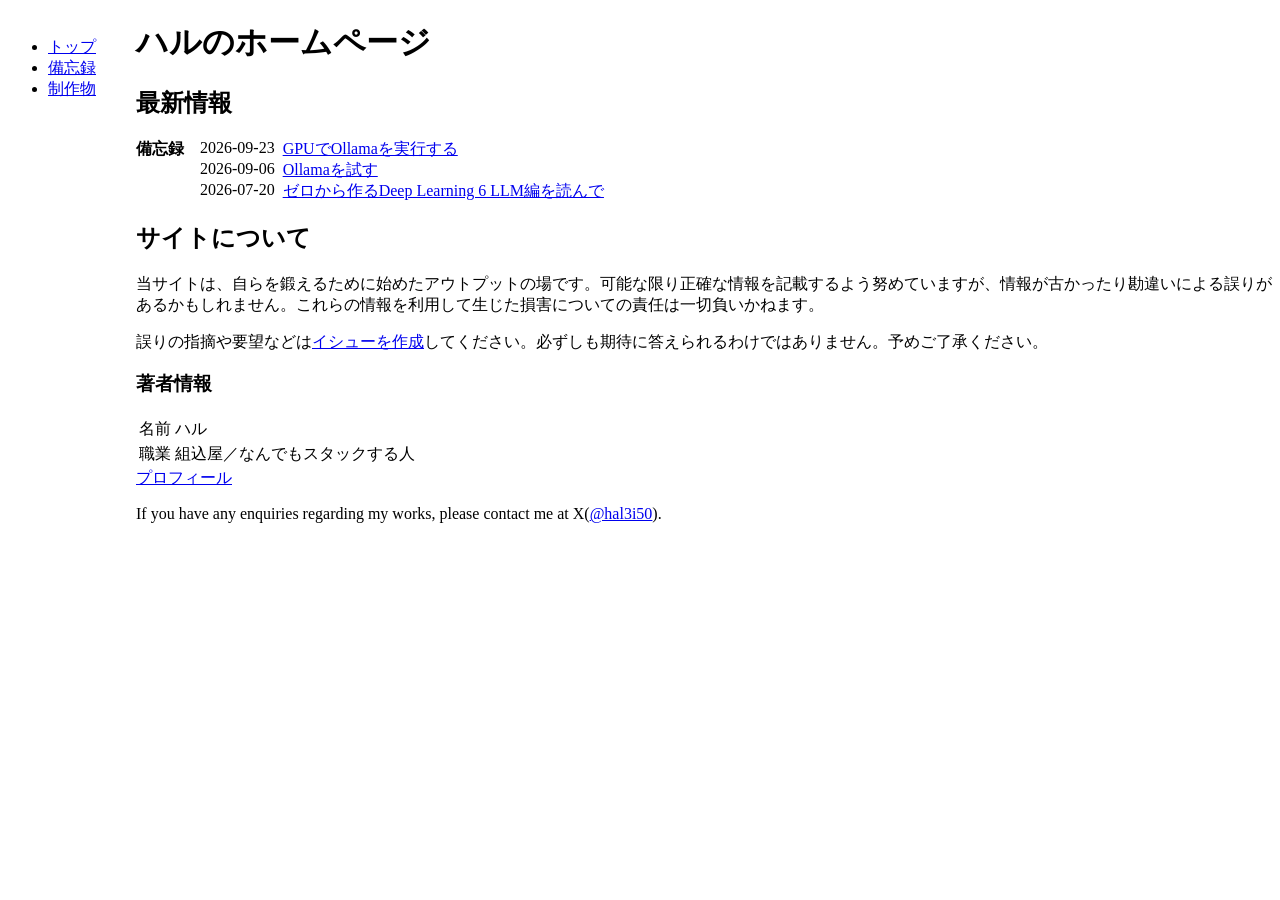
<file: index.html>
<!doctype html>
<html>
<head>
<meta charset="utf-8">
<title>ハルのホームページ</title>
<link rel="stylesheet" href="/assets/css/styles.css">
</head>
<body">
<div style="position: fixed; width: 128px;">
<nav>
<ul>

<li><a href="/">トップ</a>

<li><a href="/blog.html">備忘録</a>

<li><a href="/make.html">制作物</a>

</ul>
</nav>
</div>
<div style="padding-left: 128px;">
<h1>ハルのホームページ</h1>
<h2>最新情報</h2>
<div style="display: flex;">
<div style="font-weight: bold; margin-right: 1em;">備忘録</div>
<div style="display: grid; grid-template-columns: auto auto;">

<div style="margin-right: 0.5em;">2026-09-23</div><div><a href="/2026/09/23/run-ollama-on-gpu.html">GPUでOllamaを実行する</a></div>

<div style="margin-right: 0.5em;">2026-09-06</div><div><a href="/2026/09/06/ollama.html">Ollamaを試す</a></div>

<div style="margin-right: 0.5em;">2026-07-20</div><div><a href="/2026/07/20/learn-deeplearning6-llm.html">ゼロから作るDeep Learning 6 LLM編を読んで</a></div>

</div>
</div>
<h2>サイトについて</h2>
<p>当サイトは、自らを鍛えるために始めたアウトプットの場です。可能な限り正確な情報を記載するよう努めていますが、情報が古かったり勘違いによる誤りがあるかもしれません。これらの情報を利用して生じた損害についての責任は一切負いかねます。</p>
<p>誤りの指摘や要望などは<a href="https://github.com/hal3i/hal3i.github.io/issues">イシューを作成</a>してください。必ずしも期待に答えられるわけではありません。予めご了承ください。</p>
<h3>著者情報</h2>
<table>
<tr><td>名前</td><td>ハル</td></tr>
<tr><td>職業</td><td>組込屋／なんでもスタックする人</td></tr>
</table>
<a href="profile.html">プロフィール</a>
<p>
If you have any enquiries regarding my works, please contact me at X(<a href="https://x.com/hal3i50" target="_blank">@hal3i50</a>).
</p>
</div>
</body>
</html>
</file>
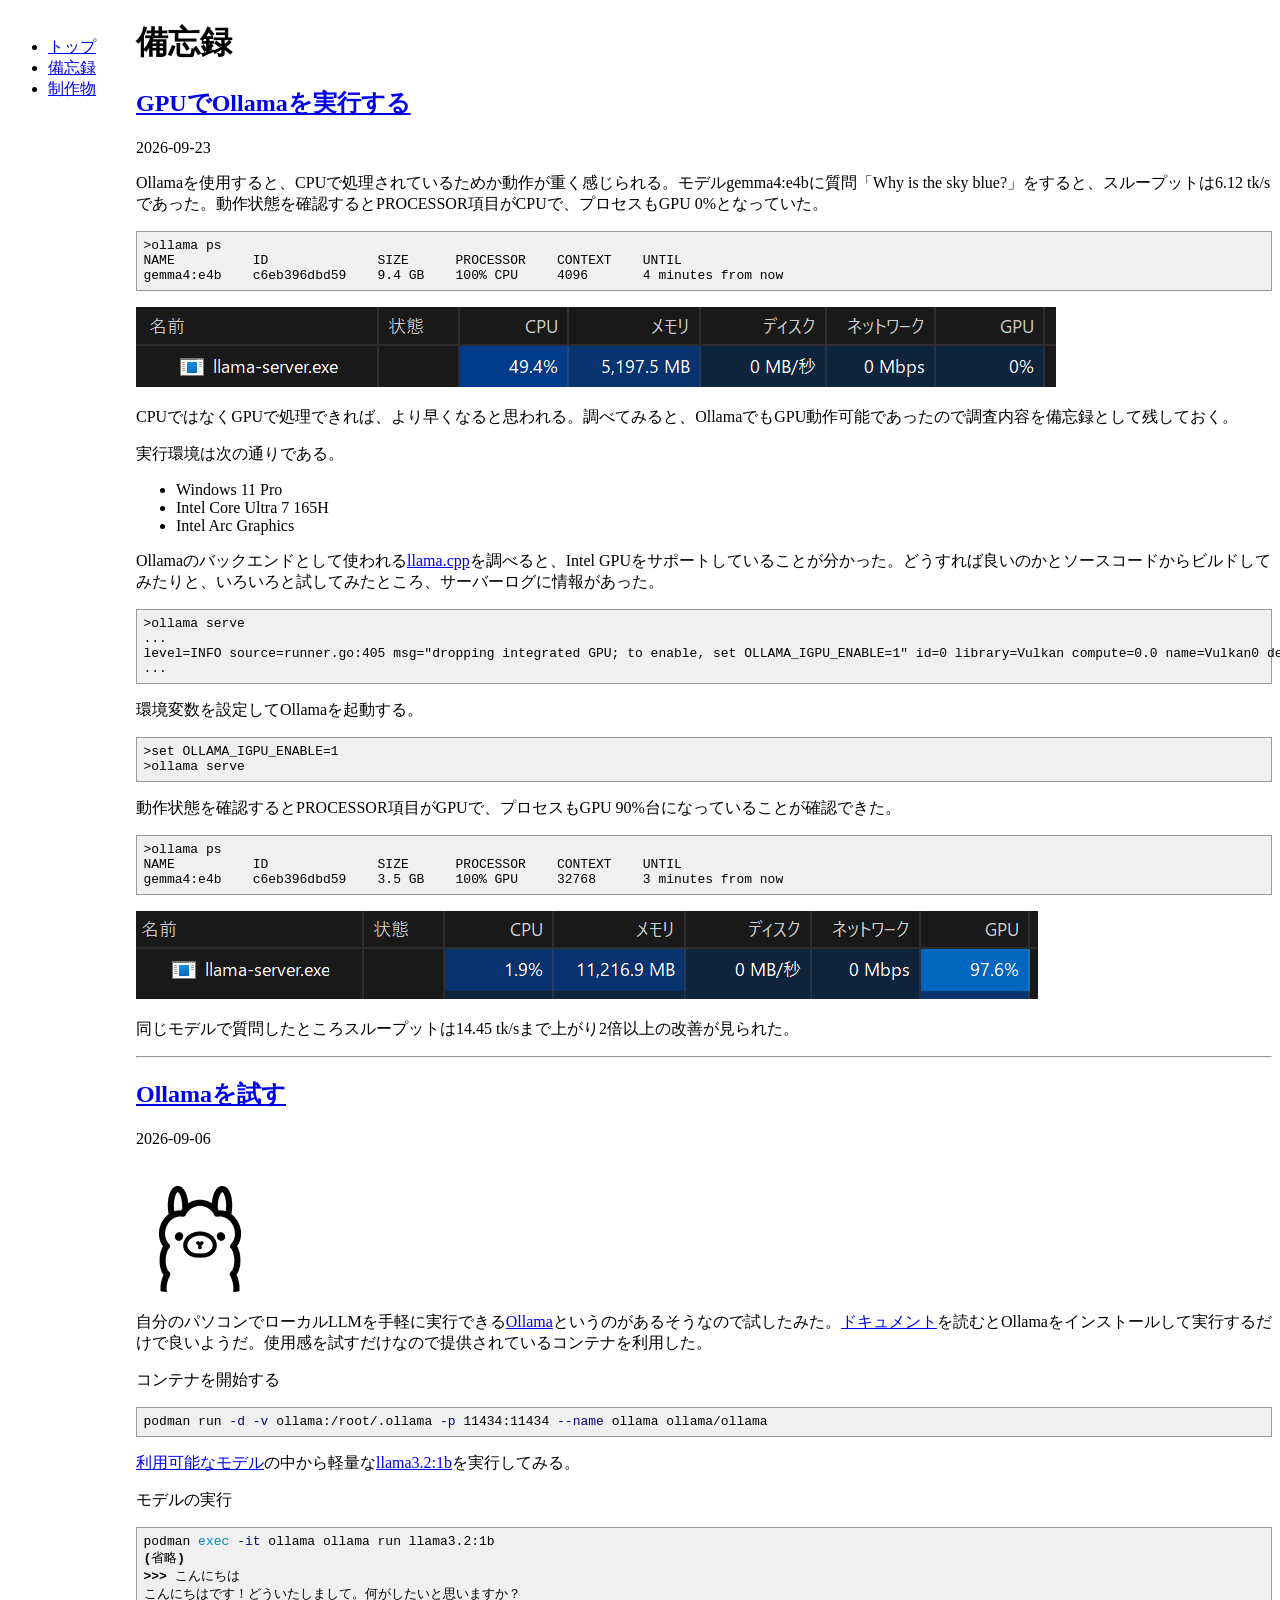
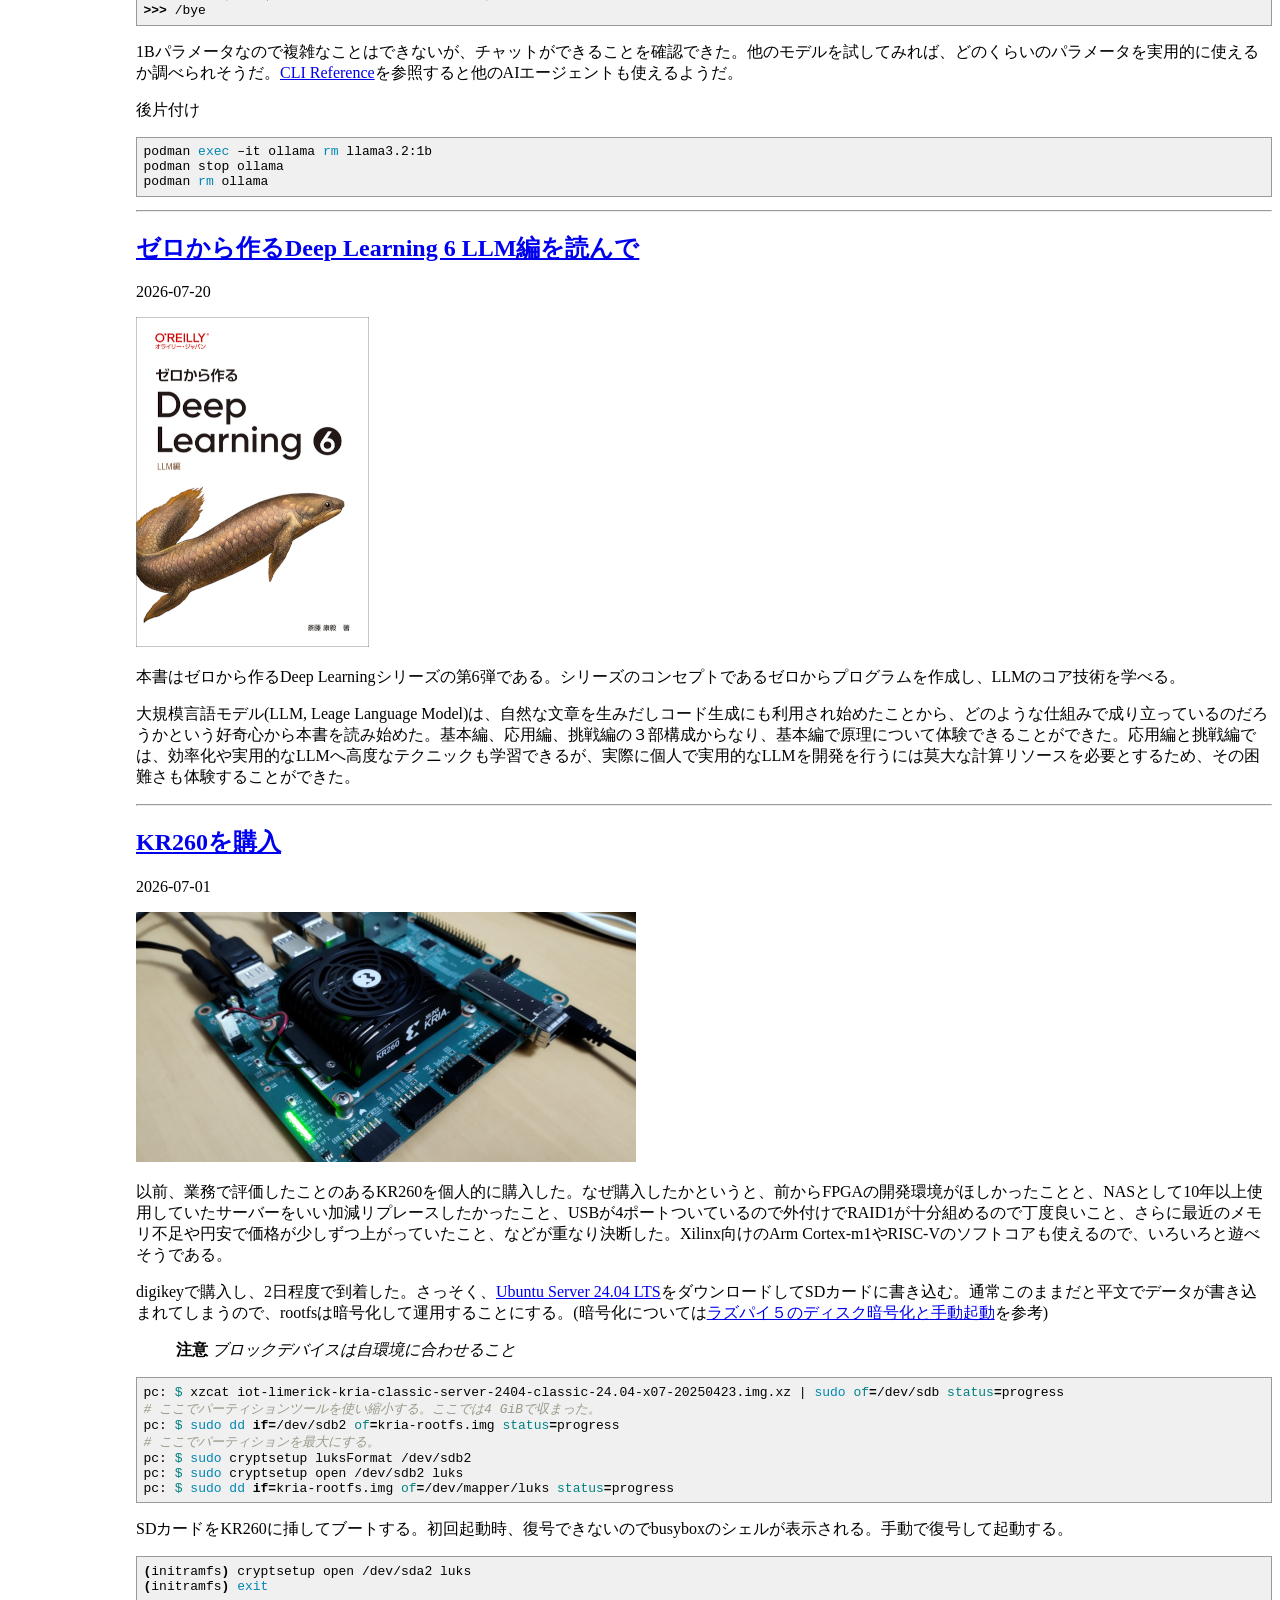
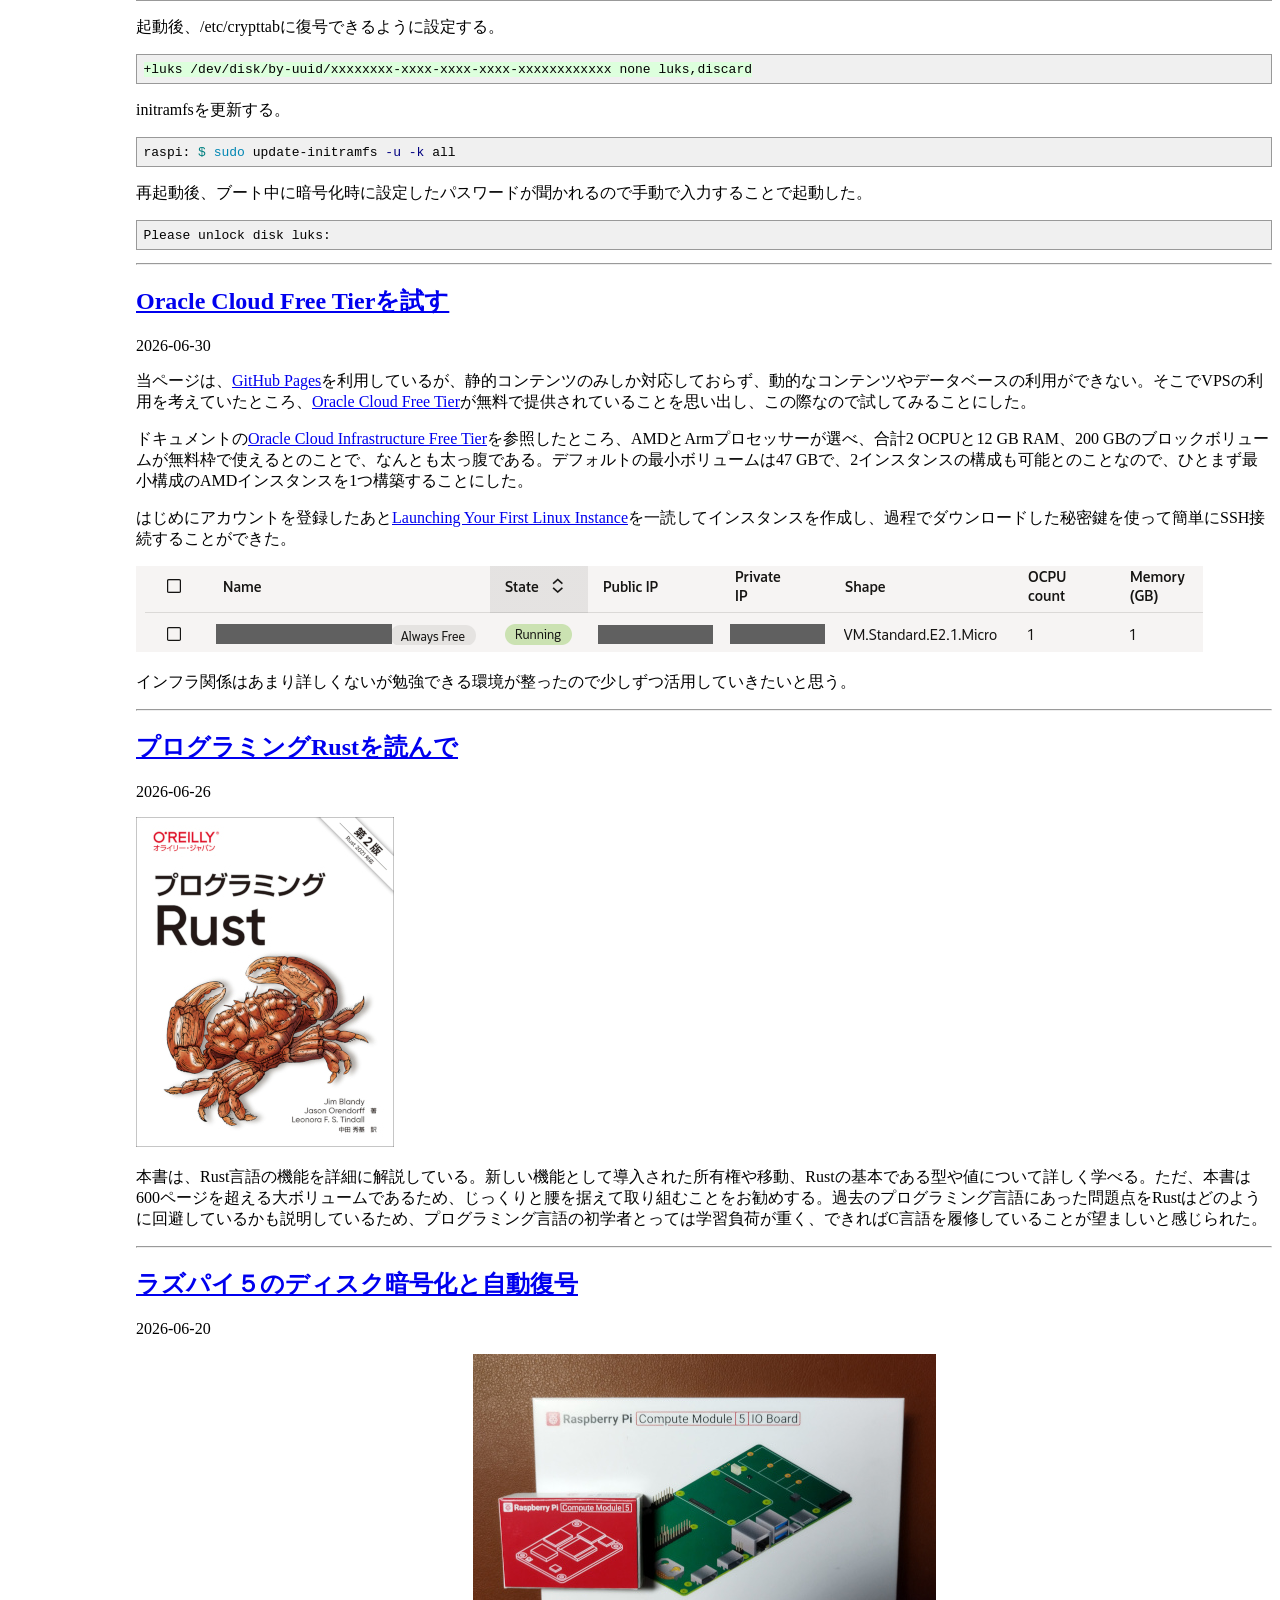
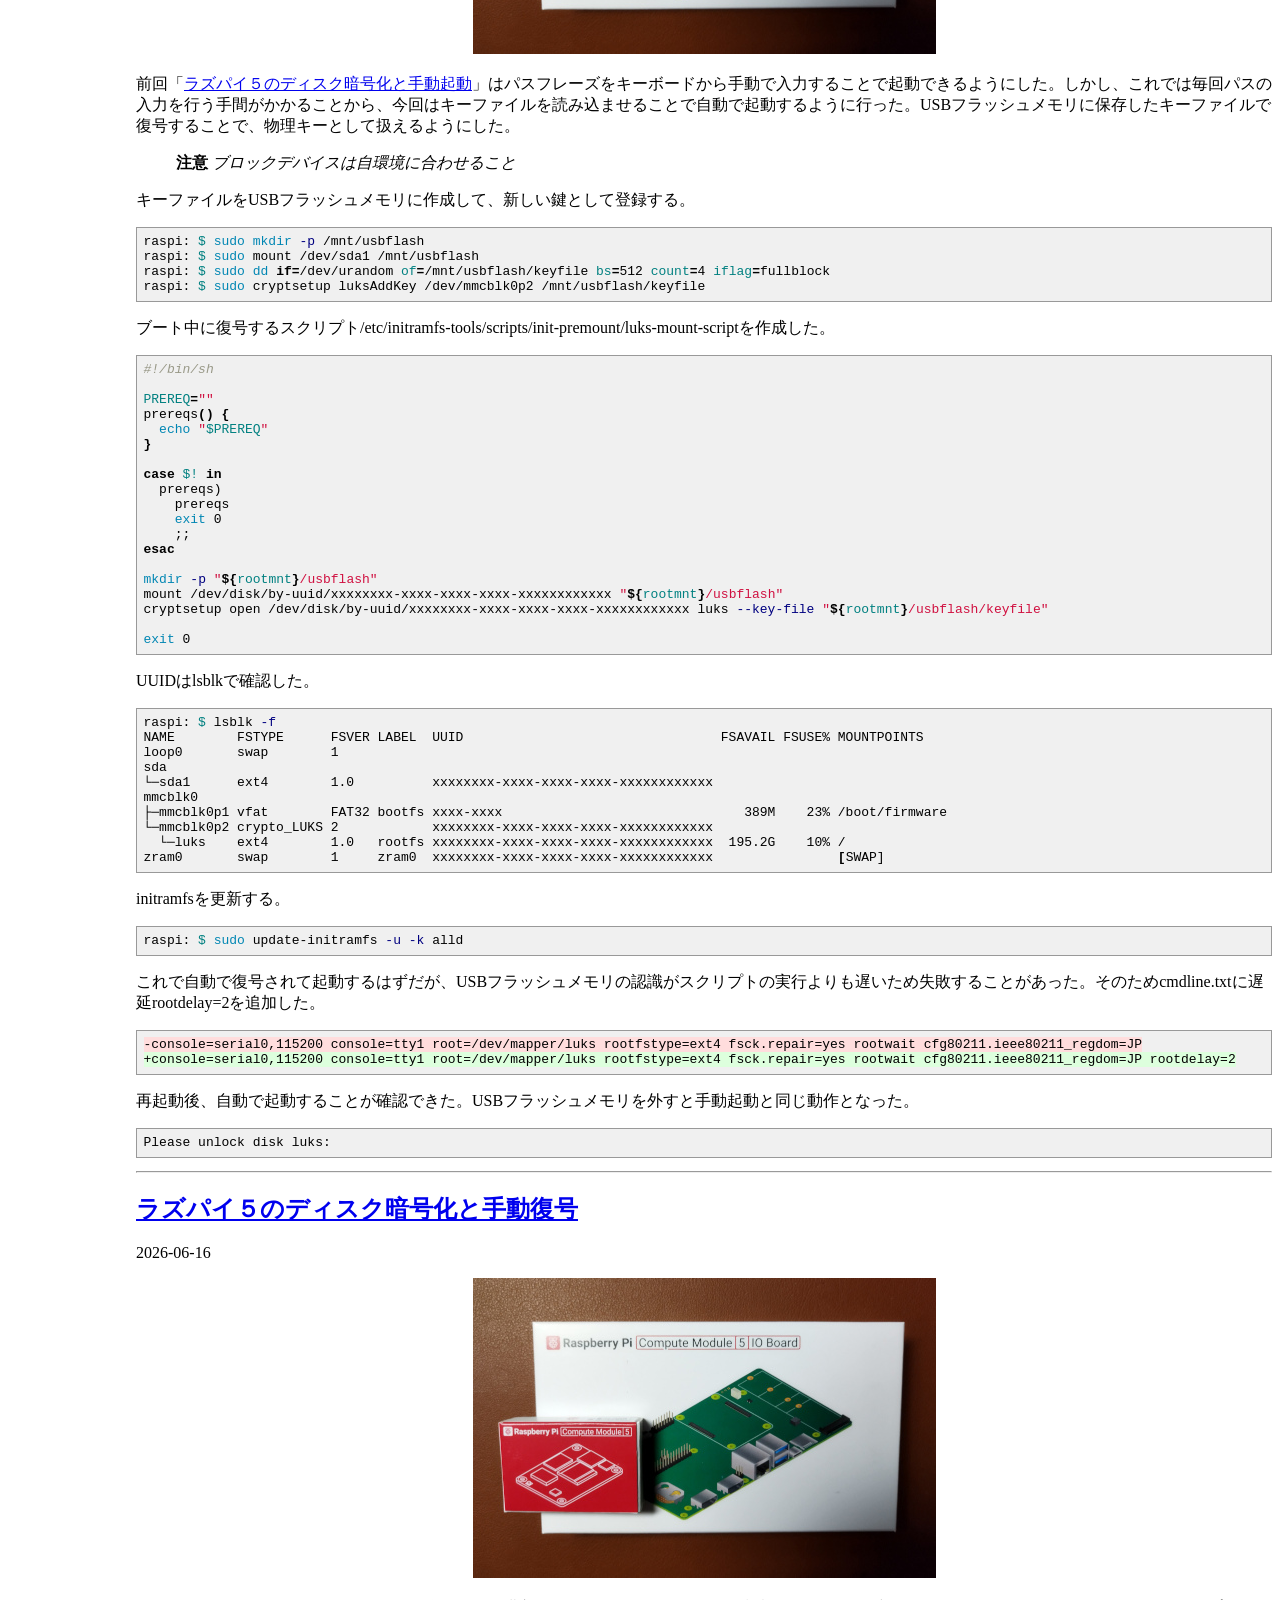
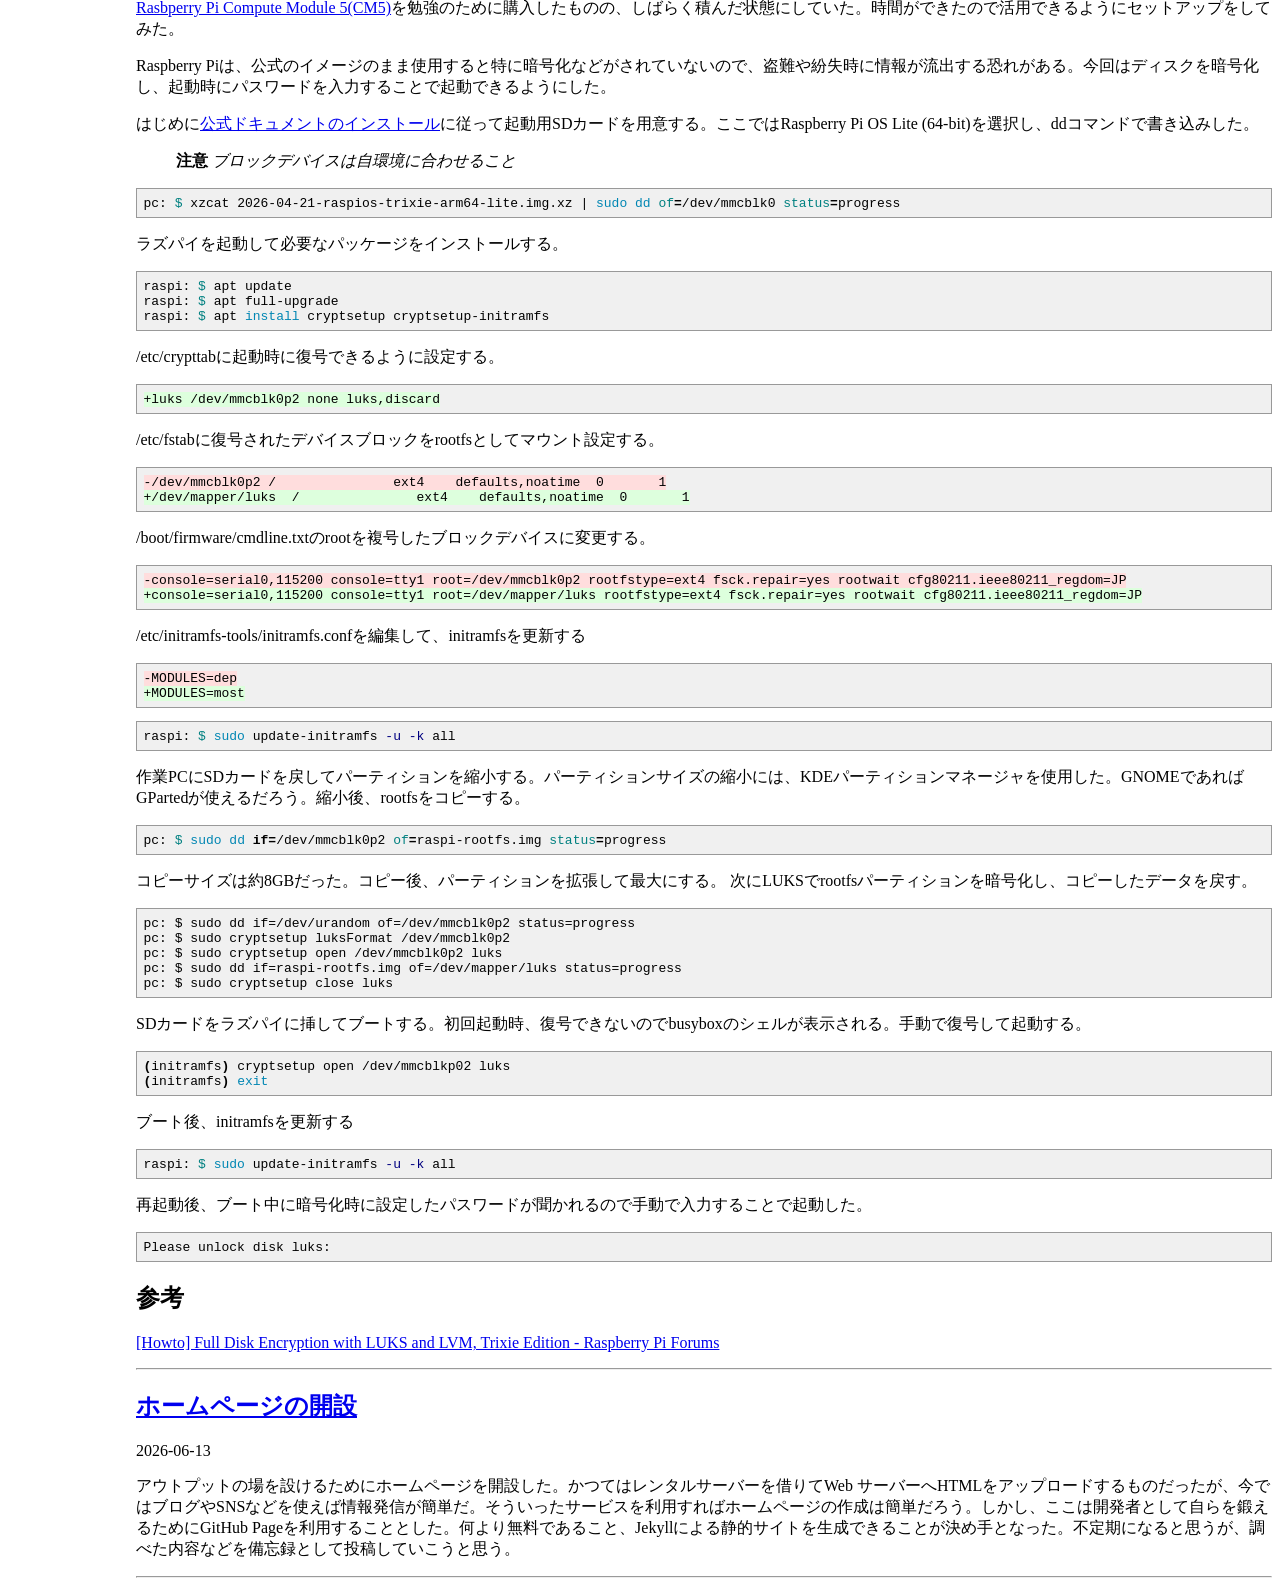
<file: blog.html>
<!doctype html>
<html>
<head>
<meta charset="utf-8">
<title>備忘録 - ハルのホームページ</title>
<link rel="stylesheet" href="/assets/css/styles.css">
</head>
<body">
<div style="position: fixed; width: 128px;">
<nav>
<ul>

<li><a href="/">トップ</a>

<li><a href="/blog.html">備忘録</a>

<li><a href="/make.html">制作物</a>

</ul>
</nav>
</div>
<div style="padding-left: 128px;">
<h1>備忘録</h1>

<h2><a href="/2026/09/23/run-ollama-on-gpu.html">GPUでOllamaを実行する</a></h2>
2026-09-23
<p>Ollamaを使用すると、CPUで処理されているためか動作が重く感じられる。モデルgemma4:e4bに質問「Why is the sky blue?」をすると、スループットは6.12 tk/sであった。動作状態を確認するとPROCESSOR項目がCPUで、プロセスもGPU 0%となっていた。</p>
<div class="language-plaintext highlighter-rouge"><div class="highlight"><pre class="highlight"><code>&gt;ollama ps
NAME          ID              SIZE      PROCESSOR    CONTEXT    UNTIL
gemma4:e4b    c6eb396dbd59    9.4 GB    100% CPU     4096       4 minutes from now
</code></pre></div></div>
<p><img src="/assets/images/llama-on-cpu.png" alt="llama-on-cpu" /></p>

<p>CPUではなくGPUで処理できれば、より早くなると思われる。調べてみると、OllamaでもGPU動作可能であったので調査内容を備忘録として残しておく。</p>

<p>実行環境は次の通りである。</p>
<ul>
  <li>Windows 11 Pro</li>
  <li>Intel Core Ultra 7 165H</li>
  <li>Intel Arc Graphics</li>
</ul>

<p>Ollamaのバックエンドとして使われる<a href="https://llama.app/">llama.cpp</a>を調べると、Intel GPUをサポートしていることが分かった。どうすれば良いのかとソースコードからビルドしてみたりと、いろいろと試してみたところ、サーバーログに情報があった。</p>
<div class="language-plaintext highlighter-rouge"><div class="highlight"><pre class="highlight"><code>&gt;ollama serve
...
level=INFO source=runner.go:405 msg="dropping integrated GPU; to enable, set OLLAMA_IGPU_ENABLE=1" id=0 library=Vulkan compute=0.0 name=Vulkan0 description="Intel(R) Arc(TM) Graphics" pci_id=""
...
</code></pre></div></div>

<p>環境変数を設定してOllamaを起動する。</p>
<div class="language-plaintext highlighter-rouge"><div class="highlight"><pre class="highlight"><code>&gt;set OLLAMA_IGPU_ENABLE=1
&gt;ollama serve
</code></pre></div></div>

<p>動作状態を確認するとPROCESSOR項目がGPUで、プロセスもGPU 90%台になっていることが確認できた。</p>
<div class="language-plaintext highlighter-rouge"><div class="highlight"><pre class="highlight"><code>&gt;ollama ps
NAME          ID              SIZE      PROCESSOR    CONTEXT    UNTIL
gemma4:e4b    c6eb396dbd59    3.5 GB    100% GPU     32768      3 minutes from now
</code></pre></div></div>
<p><img src="/assets/images/llama-on-gpu.png" alt="llama-on-gpu" /></p>

<p>同じモデルで質問したところスループットは14.45 tk/sまで上がり2倍以上の改善が見られた。</p>

<hr>

<h2><a href="/2026/09/06/ollama.html">Ollamaを試す</a></h2>
2026-09-06
<p><img src="/assets/images/ollama-logo.png" alt="ollama-logo" /></p>

<p>自分のパソコンでローカルLLMを手軽に実行できる<a href="https://ollama.com/">Ollama</a>というのがあるそうなので試したみた。<a href="https://docs.ollama.com/">ドキュメント</a>を読むとOllamaをインストールして実行するだけで良いようだ。使用感を試すだけなので提供されているコンテナを利用した。</p>

<p>コンテナを開始する</p>
<div class="language-sh highlighter-rouge"><div class="highlight"><pre class="highlight"><code>podman run <span class="nt">-d</span> <span class="nt">-v</span> ollama:/root/.ollama <span class="nt">-p</span> 11434:11434 <span class="nt">--name</span> ollama ollama/ollama
</code></pre></div></div>
<p><a href="https://ollama.com/search">利用可能なモデル</a>の中から軽量な<a href="https://ollama.com/library/llama3.2:1b">llama3.2:1b</a>を実行してみる。</p>

<p>モデルの実行</p>
<div class="language-sh highlighter-rouge"><div class="highlight"><pre class="highlight"><code>podman <span class="nb">exec</span> <span class="nt">-it</span> ollama ollama run llama3.2:1b
<span class="o">(</span>省略<span class="o">)</span> 
<span class="o">&gt;&gt;&gt;</span> こんにちは
こんにちはです！どういたしまして。何がしたいと思いますか？
<span class="o">&gt;&gt;&gt;</span> /bye
</code></pre></div></div>
<p>1Bパラメータなので複雑なことはできないが、チャットができることを確認できた。他のモデルを試してみれば、どのくらいのパラメータを実用的に使えるか調べられそうだ。<a href="https://docs.ollama.com/cli">CLI Reference</a>を参照すると他のAIエージェントも使えるようだ。</p>

<p>後片付け</p>
<div class="language-sh highlighter-rouge"><div class="highlight"><pre class="highlight"><code>podman <span class="nb">exec</span> –it ollama <span class="nb">rm </span>llama3.2:1b
podman stop ollama
podman <span class="nb">rm </span>ollama
</code></pre></div></div>

<hr>

<h2><a href="/2026/07/20/learn-deeplearning6-llm.html">ゼロから作るDeep Learning 6 LLM編を読んで</a></h2>
2026-07-20
<p><a href="https://www.oreilly.co.jp/books/9784814401611/"><img src="/assets/images/deeplearning6-llm.jpg" alt="deeplearning6-llm" /></a></p>

<p>本書はゼロから作るDeep Learningシリーズの第6弾である。シリーズのコンセプトであるゼロからプログラムを作成し、LLMのコア技術を学べる。</p>

<p>大規模言語モデル(LLM, Leage Language Model)は、自然な文章を生みだしコード生成にも利用され始めたことから、どのような仕組みで成り立っているのだろうかという好奇心から本書を読み始めた。基本編、応用編、挑戦編の３部構成からなり、基本編で原理について体験できることができた。応用編と挑戦編では、効率化や実用的なLLMへ高度なテクニックも学習できるが、実際に個人で実用的なLLMを開発を行うには莫大な計算リソースを必要とするため、その困難さも体験することができた。</p>

<hr>

<h2><a href="/2026/07/01/bought-kr260.html">KR260を購入</a></h2>
2026-07-01
<p><img src="/assets/images/kr260.jpg" alt="KR260" /></p>

<p>以前、業務で評価したことのあるKR260を個人的に購入した。なぜ購入したかというと、前からFPGAの開発環境がほしかったことと、NASとして10年以上使用していたサーバーをいい加減リプレースしたかったこと、USBが4ポートついているので外付けでRAID1が十分組めるので丁度良いこと、さらに最近のメモリ不足や円安で価格が少しずつ上がっていたこと、などが重なり決断した。Xilinx向けのArm Cortex-m1やRISC-Vのソフトコアも使えるので、いろいろと遊べそうである。</p>

<p>digikeyで購入し、2日程度で到着した。さっそく、<a href="https://ubuntu.com/download/amd#kria-k26">Ubuntu Server 24.04 LTS</a>をダウンロードしてSDカードに書き込む。通常このままだと平文でデータが書き込まれてしまうので、rootfsは暗号化して運用することにする。(暗号化については<a href="/2026/06/16/raspi5-manual-decryption-on-luks.html">ラズパイ５のディスク暗号化と手動起動</a>を参考)</p>

<blockquote>
  <p><strong>注意</strong> <em>ブロックデバイスは自環境に合わせること</em></p>
</blockquote>

<div class="language-bash highlighter-rouge"><div class="highlight"><pre class="highlight"><code>pc: <span class="nv">$ </span>xzcat iot-limerick-kria-classic-server-2404-classic-24.04-x07-20250423.img.xz | <span class="nb">sudo </span><span class="nv">of</span><span class="o">=</span>/dev/sdb <span class="nv">status</span><span class="o">=</span>progress
<span class="c"># ここでパーティションツールを使い縮小する。ここでは4 GiBで収まった。</span>
pc: <span class="nv">$ </span><span class="nb">sudo dd </span><span class="k">if</span><span class="o">=</span>/dev/sdb2 <span class="nv">of</span><span class="o">=</span>kria-rootfs.img <span class="nv">status</span><span class="o">=</span>progress
<span class="c"># ここでパーティションを最大にする。</span>
pc: <span class="nv">$ </span><span class="nb">sudo </span>cryptsetup luksFormat /dev/sdb2
pc: <span class="nv">$ </span><span class="nb">sudo </span>cryptsetup open /dev/sdb2 luks
pc: <span class="nv">$ </span><span class="nb">sudo dd </span><span class="k">if</span><span class="o">=</span>kria-rootfs.img <span class="nv">of</span><span class="o">=</span>/dev/mapper/luks <span class="nv">status</span><span class="o">=</span>progress
</code></pre></div></div>
<p>SDカードをKR260に挿してブートする。初回起動時、復号できないのでbusyboxのシェルが表示される。手動で復号して起動する。</p>
<div class="language-bash highlighter-rouge"><div class="highlight"><pre class="highlight"><code><span class="o">(</span>initramfs<span class="o">)</span> cryptsetup open /dev/sda2 luks
<span class="o">(</span>initramfs<span class="o">)</span> <span class="nb">exit</span>
</code></pre></div></div>
<p>起動後、/etc/crypttabに復号できるように設定する。</p>
<div class="language-diff highlighter-rouge"><div class="highlight"><pre class="highlight"><code><span class="gi">+luks /dev/disk/by-uuid/xxxxxxxx-xxxx-xxxx-xxxx-xxxxxxxxxxxx none luks,discard
</span></code></pre></div></div>
<p>initramfsを更新する。</p>
<div class="language-bash highlighter-rouge"><div class="highlight"><pre class="highlight"><code>raspi: <span class="nv">$ </span><span class="nb">sudo </span>update-initramfs <span class="nt">-u</span> <span class="nt">-k</span> all
</code></pre></div></div>
<p>再起動後、ブート中に暗号化時に設定したパスワードが聞かれるので手動で入力することで起動した。</p>
<div class="language-shell highlighter-rouge"><div class="highlight"><pre class="highlight"><code>Please unlock disk luks:
</code></pre></div></div>

<hr>

<h2><a href="/2026/06/30/oracle-cloud-free-tier.html">Oracle Cloud Free Tierを試す</a></h2>
2026-06-30
<p>当ページは、<a href="https://docs.github.com/ja/pages">GitHub Pages</a>を利用しているが、静的コンテンツのみしか対応しておらず、動的なコンテンツやデータベースの利用ができない。そこでVPSの利用を考えていたところ、<a href="https://www.oracle.com/jp/cloud/free/">Oracle Cloud Free Tier</a>が無料で提供されていることを思い出し、この際なので試してみることにした。</p>

<p>ドキュメントの<a href="https://docs.oracle.com/en-us/iaas/Content/FreeTier/freetier.htm">Oracle Cloud Infrastructure Free Tier</a>を参照したところ、AMDとArmプロセッサーが選べ、合計2 OCPUと12 GB RAM、200 GBのブロックボリュームが無料枠で使えるとのことで、なんとも太っ腹である。デフォルトの最小ボリュームは47 GBで、2インスタンスの構成も可能とのことなので、ひとまず最小構成のAMDインスタンスを1つ構築することにした。</p>

<p>はじめにアカウントを登録したあと<a href="https://docs.oracle.com/en-us/iaas/Content/Compute/tutorials/first-linux-instance/overview.htm">Launching Your First Linux Instance</a>を一読してインスタンスを作成し、過程でダウンロードした秘密鍵を使って簡単にSSH接続することができた。</p>

<p><img src="/assets/images/oracle-cloud-instance.png" alt="Running" /></p>

<p>インフラ関係はあまり詳しくないが勉強できる環境が整ったので少しずつ活用していきたいと思う。</p>

<hr>

<h2><a href="/2026/06/26/learn-programming-rust.html">プログラミングRustを読んで</a></h2>
2026-06-26
<p><a href="https://www.oreilly.co.jp/books/9784873119786/"><img src="/assets/images/programming-rust.jpg" alt="programming-rust" /></a></p>

<p>本書は、Rust言語の機能を詳細に解説している。新しい機能として導入された所有権や移動、Rustの基本である型や値について詳しく学べる。ただ、本書は600ページを超える大ボリュームであるため、じっくりと腰を据えて取り組むことをお勧めする。過去のプログラミング言語にあった問題点をRustはどのように回避しているかも説明しているため、プログラミング言語の初学者とっては学習負荷が重く、できればC言語を履修していることが望ましいと感じられた。</p>

<hr>

<h2><a href="/2026/06/20/raspi5-auto-decryption-on-luks.html">ラズパイ５のディスク暗号化と自動復号</a></h2>
2026-06-20
<p align="center"><img src="/assets/images/box-of-raspi-cm5-and-io-board.jpg" alt="CM5とIOボード" /></p>

<p>前回「<a href="/2026/06/16/raspi5-manual-decryption-on-luks.html">ラズパイ５のディスク暗号化と手動起動</a>」はパスフレーズをキーボードから手動で入力することで起動できるようにした。しかし、これでは毎回パスの入力を行う手間がかかることから、今回はキーファイルを読み込ませることで自動で起動するように行った。USBフラッシュメモリに保存したキーファイルで復号することで、物理キーとして扱えるようにした。</p>

<blockquote>
  <p><strong>注意</strong> <em>ブロックデバイスは自環境に合わせること</em></p>
</blockquote>

<p>キーファイルをUSBフラッシュメモリに作成して、新しい鍵として登録する。</p>
<div class="language-bash highlighter-rouge"><div class="highlight"><pre class="highlight"><code>raspi: <span class="nv">$ </span><span class="nb">sudo mkdir</span> <span class="nt">-p</span> /mnt/usbflash
raspi: <span class="nv">$ </span><span class="nb">sudo </span>mount /dev/sda1 /mnt/usbflash
raspi: <span class="nv">$ </span><span class="nb">sudo dd </span><span class="k">if</span><span class="o">=</span>/dev/urandom <span class="nv">of</span><span class="o">=</span>/mnt/usbflash/keyfile <span class="nv">bs</span><span class="o">=</span>512 <span class="nv">count</span><span class="o">=</span>4 <span class="nv">iflag</span><span class="o">=</span>fullblock
raspi: <span class="nv">$ </span><span class="nb">sudo </span>cryptsetup luksAddKey /dev/mmcblk0p2 /mnt/usbflash/keyfile
</code></pre></div></div>
<p>ブート中に復号するスクリプト/etc/initramfs-tools/scripts/init-premount/luks-mount-scriptを作成した。</p>
<div class="language-bash highlighter-rouge"><div class="highlight"><pre class="highlight"><code><span class="c">#!/bin/sh</span>

<span class="nv">PREREQ</span><span class="o">=</span><span class="s2">""</span>
prereqs<span class="o">()</span> <span class="o">{</span>
  <span class="nb">echo</span> <span class="s2">"</span><span class="nv">$PREREQ</span><span class="s2">"</span>
<span class="o">}</span>

<span class="k">case</span> <span class="nv">$!</span> <span class="k">in
  </span>prereqs<span class="p">)</span>
    prereqs
    <span class="nb">exit </span>0
    <span class="p">;;</span>
<span class="k">esac</span>

<span class="nb">mkdir</span> <span class="nt">-p</span> <span class="s2">"</span><span class="k">${</span><span class="nv">rootmnt</span><span class="k">}</span><span class="s2">/usbflash"</span>
mount /dev/disk/by-uuid/xxxxxxxx-xxxx-xxxx-xxxx-xxxxxxxxxxxx <span class="s2">"</span><span class="k">${</span><span class="nv">rootmnt</span><span class="k">}</span><span class="s2">/usbflash"</span>
cryptsetup open /dev/disk/by-uuid/xxxxxxxx-xxxx-xxxx-xxxx-xxxxxxxxxxxx luks <span class="nt">--key-file</span> <span class="s2">"</span><span class="k">${</span><span class="nv">rootmnt</span><span class="k">}</span><span class="s2">/usbflash/keyfile"</span>

<span class="nb">exit </span>0
</code></pre></div></div>
<p>UUIDはlsblkで確認した。</p>
<div class="language-bash highlighter-rouge"><div class="highlight"><pre class="highlight"><code>raspi: <span class="nv">$ </span>lsblk <span class="nt">-f</span>
NAME        FSTYPE      FSVER LABEL  UUID                                 FSAVAIL FSUSE% MOUNTPOINTS
loop0       swap        1                                                                
sda                                                                                      
└─sda1      ext4        1.0          xxxxxxxx-xxxx-xxxx-xxxx-xxxxxxxxxxxx                
mmcblk0                                                                                  
├─mmcblk0p1 vfat        FAT32 bootfs xxxx-xxxx                               389M    23% /boot/firmware
└─mmcblk0p2 crypto_LUKS 2            xxxxxxxx-xxxx-xxxx-xxxx-xxxxxxxxxxxx                
  └─luks    ext4        1.0   rootfs xxxxxxxx-xxxx-xxxx-xxxx-xxxxxxxxxxxx  195.2G    10% /
zram0       swap        1     zram0  xxxxxxxx-xxxx-xxxx-xxxx-xxxxxxxxxxxx                <span class="o">[</span>SWAP]
</code></pre></div></div>
<p>initramfsを更新する。</p>
<div class="language-bash highlighter-rouge"><div class="highlight"><pre class="highlight"><code>raspi: <span class="nv">$ </span><span class="nb">sudo </span>update-initramfs <span class="nt">-u</span> <span class="nt">-k</span> alld
</code></pre></div></div>
<p>これで自動で復号されて起動するはずだが、USBフラッシュメモリの認識がスクリプトの実行よりも遅いため失敗することがあった。そのためcmdline.txtに遅延rootdelay=2を追加した。</p>
<div class="language-diff highlighter-rouge"><div class="highlight"><pre class="highlight"><code><span class="gd">-console=serial0,115200 console=tty1 root=/dev/mapper/luks rootfstype=ext4 fsck.repair=yes rootwait cfg80211.ieee80211_regdom=JP
</span><span class="gi">+console=serial0,115200 console=tty1 root=/dev/mapper/luks rootfstype=ext4 fsck.repair=yes rootwait cfg80211.ieee80211_regdom=JP rootdelay=2
</span></code></pre></div></div>
<p>再起動後、自動で起動することが確認できた。USBフラッシュメモリを外すと手動起動と同じ動作となった。</p>
<div class="language-shell highlighter-rouge"><div class="highlight"><pre class="highlight"><code>Please unlock disk luks:
</code></pre></div></div>

<hr>

<h2><a href="/2026/06/16/raspi5-manual-decryption-on-luks.html">ラズパイ５のディスク暗号化と手動復号</a></h2>
2026-06-16
<p align="center"><img src="/assets/images/box-of-raspi-cm5-and-io-board.jpg" alt="CM5とIOボード" /></p>

<p><a href="https://www.raspberrypi.com/products/compute-module-5/">Rasbperry Pi Compute Module 5(CM5)</a>を勉強のために購入したものの、しばらく積んだ状態にしていた。時間ができたので活用できるようにセットアップをしてみた。</p>

<p>Raspberry Piは、公式のイメージのまま使用すると特に暗号化などがされていないので、盗難や紛失時に情報が流出する恐れがある。今回はディスクを暗号化し、起動時にパスワードを入力することで起動できるようにした。</p>

<p>はじめに<a href="https://www.raspberrypi.com/documentation/computers/getting-started.html#imager-install">公式ドキュメントのインストール</a>に従って起動用SDカードを用意する。ここではRaspberry Pi OS Lite (64-bit)を選択し、ddコマンドで書き込みした。</p>

<blockquote>
  <p><strong>注意</strong> <em>ブロックデバイスは自環境に合わせること</em></p>
</blockquote>

<div class="language-bash highlighter-rouge"><div class="highlight"><pre class="highlight"><code>pc: <span class="nv">$ </span>xzcat 2026-04-21-raspios-trixie-arm64-lite.img.xz | <span class="nb">sudo dd </span><span class="nv">of</span><span class="o">=</span>/dev/mmcblk0 <span class="nv">status</span><span class="o">=</span>progress
</code></pre></div></div>
<p>ラズパイを起動して必要なパッケージをインストールする。</p>
<div class="language-bash highlighter-rouge"><div class="highlight"><pre class="highlight"><code>raspi: <span class="nv">$ </span>apt update
raspi: <span class="nv">$ </span>apt full-upgrade
raspi: <span class="nv">$ </span>apt <span class="nb">install </span>cryptsetup cryptsetup-initramfs
</code></pre></div></div>
<p>/etc/crypttabに起動時に復号できるように設定する。</p>
<div class="language-diff highlighter-rouge"><div class="highlight"><pre class="highlight"><code><span class="gi">+luks /dev/mmcblk0p2 none luks,discard
</span></code></pre></div></div>
<p>/etc/fstabに復号されたデバイスブロックをrootfsとしてマウント設定する。</p>
<div class="language-diff highlighter-rouge"><div class="highlight"><pre class="highlight"><code><span class="gd">-/dev/mmcblk0p2 /               ext4    defaults,noatime  0       1
</span><span class="gi">+/dev/mapper/luks  /               ext4    defaults,noatime  0       1
</span></code></pre></div></div>
<p>/boot/firmware/cmdline.txtのrootを複号したブロックデバイスに変更する。</p>
<div class="language-diff highlighter-rouge"><div class="highlight"><pre class="highlight"><code><span class="gd">-console=serial0,115200 console=tty1 root=/dev/mmcblk0p2 rootfstype=ext4 fsck.repair=yes rootwait cfg80211.ieee80211_regdom=JP
</span><span class="gi">+console=serial0,115200 console=tty1 root=/dev/mapper/luks rootfstype=ext4 fsck.repair=yes rootwait cfg80211.ieee80211_regdom=JP
</span></code></pre></div></div>
<p>/etc/initramfs-tools/initramfs.confを編集して、initramfsを更新する</p>
<div class="language-diff highlighter-rouge"><div class="highlight"><pre class="highlight"><code><span class="gd">-MODULES=dep
</span><span class="gi">+MODULES=most
</span></code></pre></div></div>
<div class="language-bash highlighter-rouge"><div class="highlight"><pre class="highlight"><code>raspi: <span class="nv">$ </span><span class="nb">sudo </span>update-initramfs <span class="nt">-u</span> <span class="nt">-k</span> all
</code></pre></div></div>
<p>作業PCにSDカードを戻してパーティションを縮小する。パーティションサイズの縮小には、KDEパーティションマネージャを使用した。GNOMEであればGPartedが使えるだろう。縮小後、rootfsをコピーする。</p>
<div class="language-bash highlighter-rouge"><div class="highlight"><pre class="highlight"><code>pc: <span class="nv">$ </span><span class="nb">sudo dd </span><span class="k">if</span><span class="o">=</span>/dev/mmcblk0p2 <span class="nv">of</span><span class="o">=</span>raspi-rootfs.img <span class="nv">status</span><span class="o">=</span>progress
</code></pre></div></div>
<p>コピーサイズは約8GBだった。コピー後、パーティションを拡張して最大にする。
次にLUKSでrootfsパーティションを暗号化し、コピーしたデータを戻す。</p>
<div class="language-plaintext highlighter-rouge"><div class="highlight"><pre class="highlight"><code>pc: $ sudo dd if=/dev/urandom of=/dev/mmcblk0p2 status=progress
pc: $ sudo cryptsetup luksFormat /dev/mmcblk0p2
pc: $ sudo cryptsetup open /dev/mmcblk0p2 luks
pc: $ sudo dd if=raspi-rootfs.img of=/dev/mapper/luks status=progress
pc: $ sudo cryptsetup close luks
</code></pre></div></div>
<p>SDカードをラズパイに挿してブートする。初回起動時、復号できないのでbusyboxのシェルが表示される。手動で復号して起動する。</p>
<div class="language-bash highlighter-rouge"><div class="highlight"><pre class="highlight"><code><span class="o">(</span>initramfs<span class="o">)</span> cryptsetup open /dev/mmcblkp02 luks
<span class="o">(</span>initramfs<span class="o">)</span> <span class="nb">exit</span>
</code></pre></div></div>
<p>ブート後、initramfsを更新する</p>
<div class="language-bash highlighter-rouge"><div class="highlight"><pre class="highlight"><code>raspi: <span class="nv">$ </span><span class="nb">sudo </span>update-initramfs <span class="nt">-u</span> <span class="nt">-k</span> all
</code></pre></div></div>
<p>再起動後、ブート中に暗号化時に設定したパスワードが聞かれるので手動で入力することで起動した。</p>
<div class="language-shell highlighter-rouge"><div class="highlight"><pre class="highlight"><code>Please unlock disk luks:
</code></pre></div></div>

<h2 id="参考">参考</h2>
<p><a href="https://forums.raspberrypi.com/viewtopic.php?t=395799">[Howto] Full Disk Encryption with LUKS and LVM, Trixie Edition - Raspberry Pi Forums</a></p>

<hr>

<h2><a href="/2026/06/13/first-post.html">ホームページの開設</a></h2>
2026-06-13
<p>アウトプットの場を設けるためにホームページを開設した。かつてはレンタルサーバーを借りてWeb
サーバーへHTMLをアップロードするものだったが、今ではブログやSNSなどを使えば情報発信が簡単だ。そういったサービスを利用すればホームページの作成は簡単だろう。しかし、ここは開発者として自らを鍛えるためにGitHub Pageを利用することとした。何より無料であること、Jekyllによる静的サイトを生成できることが決め手となった。不定期になると思うが、調べた内容などを備忘録として投稿していこうと思う。</p>

<hr>


</div>
</body>
</html>
</file>
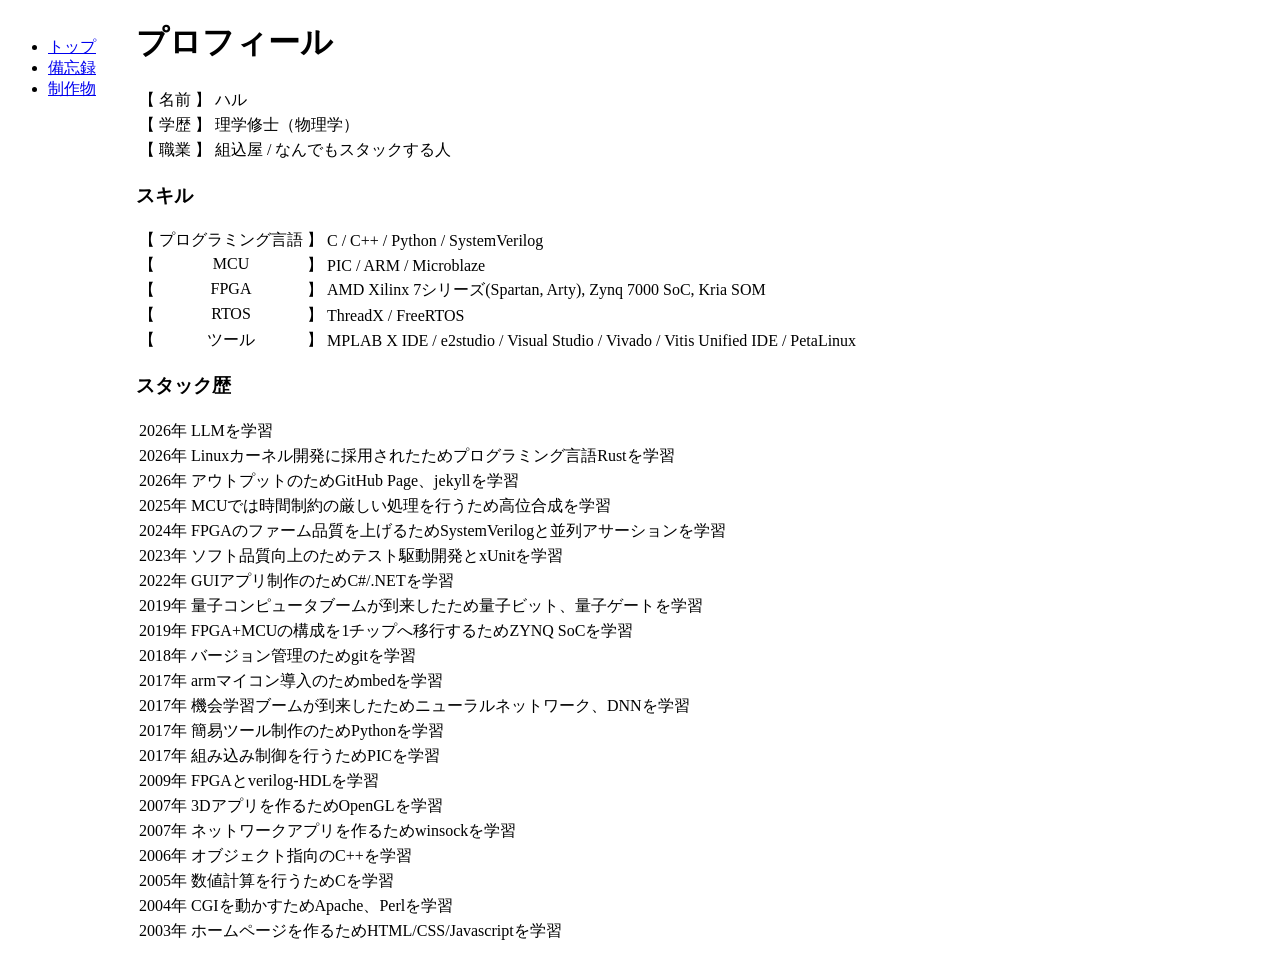
<file: profile.html>
<!doctype html>
<html>
<head>
<meta charset="utf-8">
<title>プロフィール - ハルのホームページ</title>
<link rel="stylesheet" href="/assets/css/styles.css">
</head>
<body">
<div style="position: fixed; width: 128px;">
<nav>
<ul>

<li><a href="/">トップ</a>

<li><a href="/blog.html">備忘録</a>

<li><a href="/make.html">制作物</a>

</ul>
</nav>
</div>
<div style="padding-left: 128px;">
<h1>プロフィール</h1>
<table>
<tr><td class="valign-top">【</td><td class="no-wrap-cell valign-top">名前</td><td class="valign-top">】</td><td>ハル</td></tr>
<tr><td class="valign-top">【</td><td class="no-wrap-cell valign-top">学歴</td><td class="valign-top">】</td><td>理学修士（物理学）</td></tr>
<tr><td class="valign-top">【</td><td class="no-wrap-cell valign-top">職業</td><td class="valign-top">】</td><td>組込屋 / なんでもスタックする人</td></tr>
</table>
<h3>スキル</h3>
<table>
  
<tr><td style="vertical-align: top;">【</td><td style="vertical-align: top; text-align: center; text-wrap: nowrap;">プログラミング言語</td><td class="valign-top">】</td><td>C / C++ / Python / SystemVerilog</td></tr>

<tr><td style="vertical-align: top;">【</td><td style="vertical-align: top; text-align: center; text-wrap: nowrap;">MCU</td><td class="valign-top">】</td><td>PIC / ARM / Microblaze</td></tr>

<tr><td style="vertical-align: top;">【</td><td style="vertical-align: top; text-align: center; text-wrap: nowrap;">FPGA</td><td class="valign-top">】</td><td>AMD Xilinx 7シリーズ(Spartan, Arty), Zynq 7000 SoC, Kria SOM</td></tr>

<tr><td style="vertical-align: top;">【</td><td style="vertical-align: top; text-align: center; text-wrap: nowrap;">RTOS</td><td class="valign-top">】</td><td>ThreadX / FreeRTOS</td></tr>

<tr><td style="vertical-align: top;">【</td><td style="vertical-align: top; text-align: center; text-wrap: nowrap;">ツール</td><td class="valign-top">】</td><td>MPLAB X IDE / e2studio / Visual Studio / Vivado / Vitis Unified IDE / PetaLinux</td></tr>

</table>
<h3>スタック歴</h3>
<table>

<tr><td style="vertical-align: top; text-wrap: nowrap;">2026年</td><td>LLMを学習</td></tr>

<tr><td style="vertical-align: top; text-wrap: nowrap;">2026年</td><td>Linuxカーネル開発に採用されたためプログラミング言語Rustを学習</td></tr>

<tr><td style="vertical-align: top; text-wrap: nowrap;">2026年</td><td>アウトプットのためGitHub Page、jekyllを学習</td></tr>

<tr><td style="vertical-align: top; text-wrap: nowrap;">2025年</td><td>MCUでは時間制約の厳しい処理を行うため高位合成を学習</td></tr>

<tr><td style="vertical-align: top; text-wrap: nowrap;">2024年</td><td>FPGAのファーム品質を上げるためSystemVerilogと並列アサーションを学習</td></tr>

<tr><td style="vertical-align: top; text-wrap: nowrap;">2023年</td><td>ソフト品質向上のためテスト駆動開発とxUnitを学習</td></tr>

<tr><td style="vertical-align: top; text-wrap: nowrap;">2022年</td><td>GUIアプリ制作のためC#/.NETを学習</td></tr>

<tr><td style="vertical-align: top; text-wrap: nowrap;">2019年</td><td>量子コンピュータブームが到来したため量子ビット、量子ゲートを学習</td></tr>

<tr><td style="vertical-align: top; text-wrap: nowrap;">2019年</td><td>FPGA+MCUの構成を1チップへ移行するためZYNQ SoCを学習</td></tr>

<tr><td style="vertical-align: top; text-wrap: nowrap;">2018年</td><td>バージョン管理のためgitを学習</td></tr>

<tr><td style="vertical-align: top; text-wrap: nowrap;">2017年</td><td>armマイコン導入のためmbedを学習</td></tr>

<tr><td style="vertical-align: top; text-wrap: nowrap;">2017年</td><td>機会学習ブームが到来したためニューラルネットワーク、DNNを学習</td></tr>

<tr><td style="vertical-align: top; text-wrap: nowrap;">2017年</td><td>簡易ツール制作のためPythonを学習</td></tr>

<tr><td style="vertical-align: top; text-wrap: nowrap;">2017年</td><td>組み込み制御を行うためPICを学習</td></tr>

<tr><td style="vertical-align: top; text-wrap: nowrap;">2009年</td><td>FPGAとverilog-HDLを学習</td></tr>

<tr><td style="vertical-align: top; text-wrap: nowrap;">2007年</td><td>3Dアプリを作るためOpenGLを学習</td></tr>

<tr><td style="vertical-align: top; text-wrap: nowrap;">2007年</td><td>ネットワークアプリを作るためwinsockを学習</td></tr>

<tr><td style="vertical-align: top; text-wrap: nowrap;">2006年</td><td>オブジェクト指向のC++を学習</td></tr>

<tr><td style="vertical-align: top; text-wrap: nowrap;">2005年</td><td>数値計算を行うためCを学習</td></tr>

<tr><td style="vertical-align: top; text-wrap: nowrap;">2004年</td><td>CGIを動かすためApache、Perlを学習</td></tr>

<tr><td style="vertical-align: top; text-wrap: nowrap;">2003年</td><td>ホームページを作るためHTML/CSS/Javascriptを学習</td></tr>

</table>
</div>
</body>
</html>
</file>
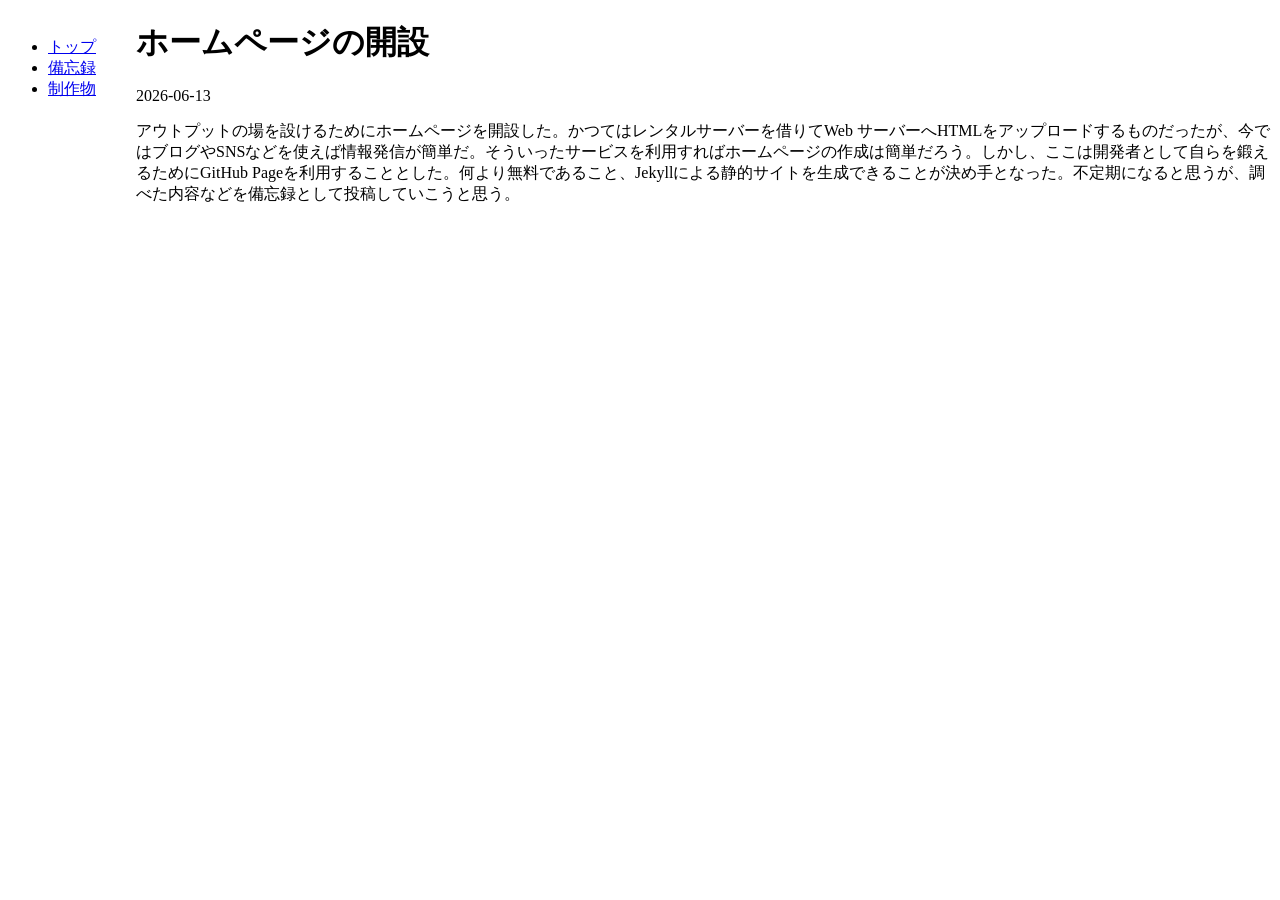
<file: 2026/06/13/first-post.html>
<!doctype html>
<html>
<head>
<meta charset="utf-8">
<title>ホームページの開設 - ハルのホームページ</title>
<link rel="stylesheet" href="/assets/css/styles.css">
</head>
<body">
<div style="position: fixed; width: 128px;">
<nav>
<ul>

<li><a href="/">トップ</a>

<li><a href="/blog.html">備忘録</a>

<li><a href="/make.html">制作物</a>

</ul>
</nav>
</div>
<div style="padding-left: 128px;">
<h1>ホームページの開設</h1>
<p>
  2026-06-13
  
  
</p>

<p>アウトプットの場を設けるためにホームページを開設した。かつてはレンタルサーバーを借りてWeb
サーバーへHTMLをアップロードするものだったが、今ではブログやSNSなどを使えば情報発信が簡単だ。そういったサービスを利用すればホームページの作成は簡単だろう。しかし、ここは開発者として自らを鍛えるためにGitHub Pageを利用することとした。何より無料であること、Jekyllによる静的サイトを生成できることが決め手となった。不定期になると思うが、調べた内容などを備忘録として投稿していこうと思う。</p>

</div>
</body>
</html>
</file>
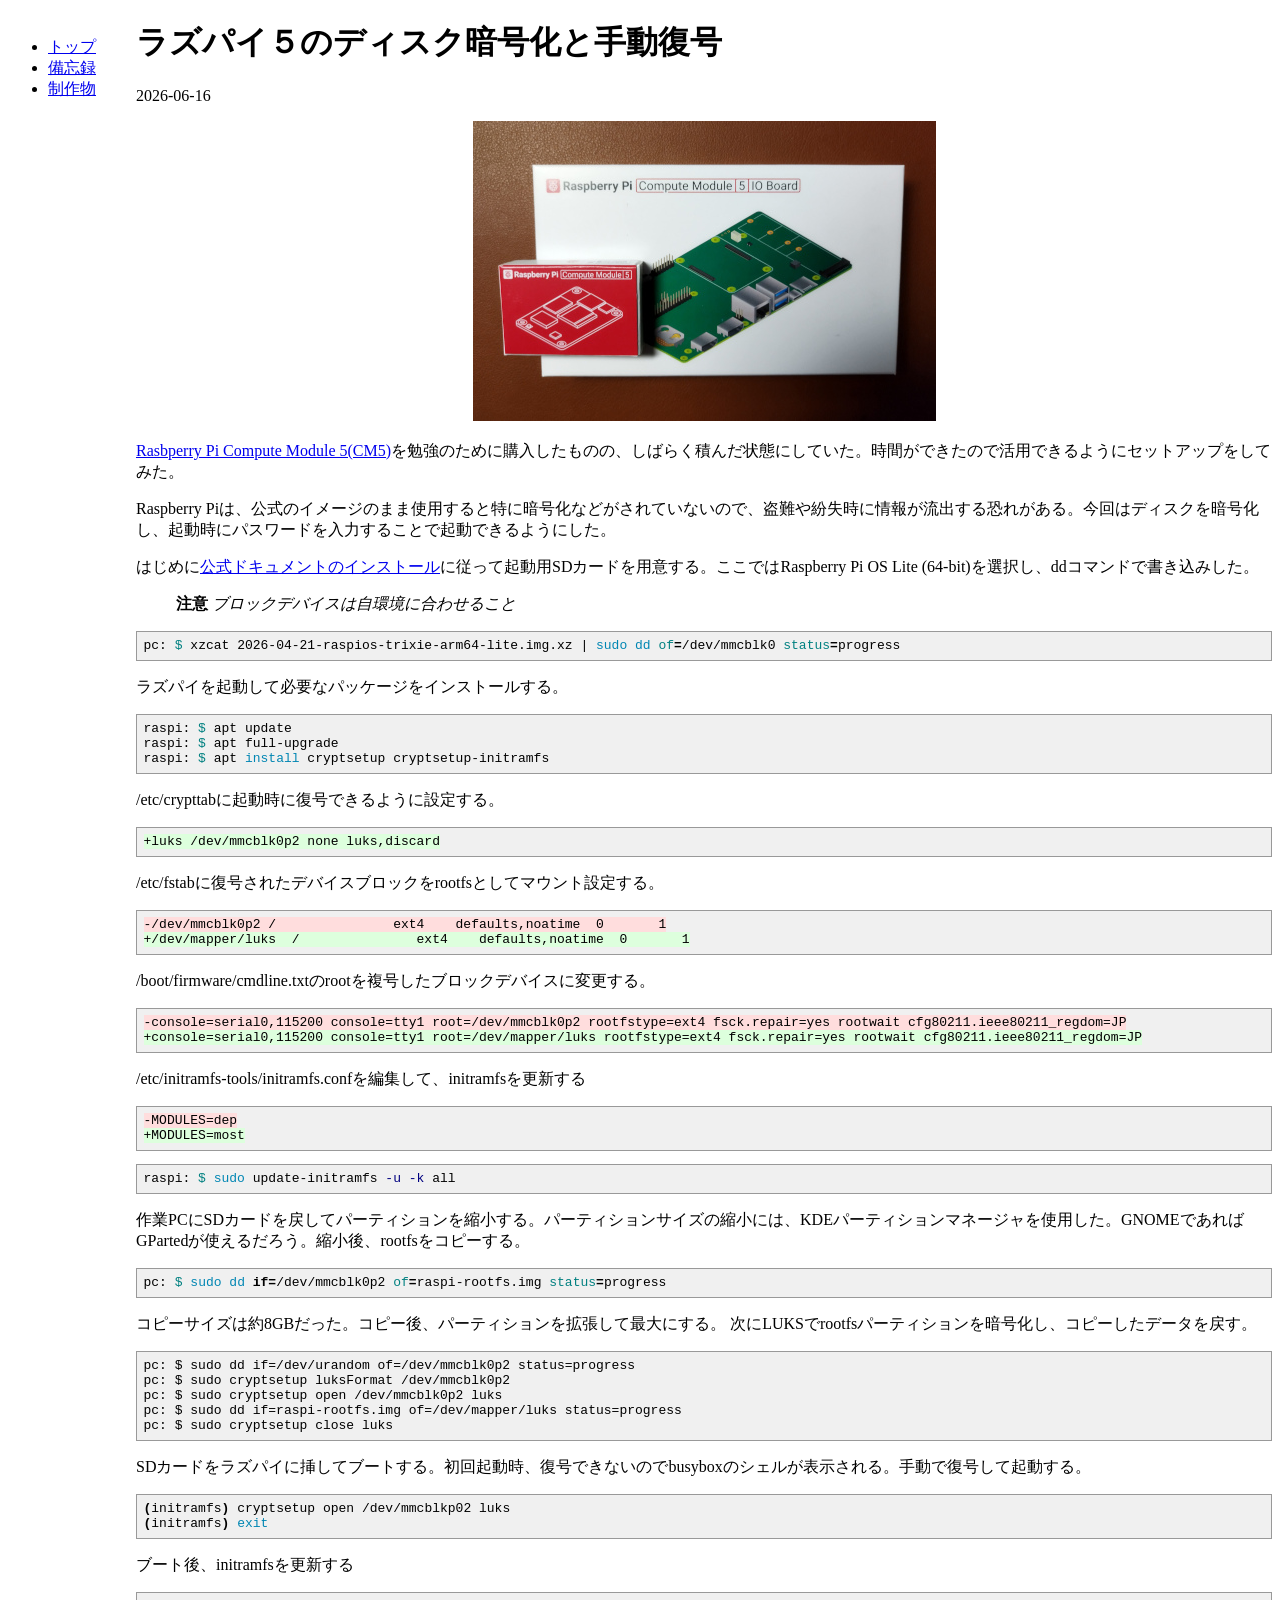
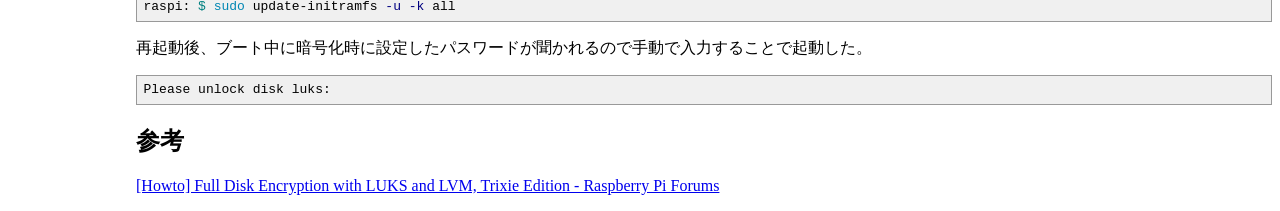
<file: 2026/06/16/raspi5-manual-decryption-on-luks.html>
<!doctype html>
<html>
<head>
<meta charset="utf-8">
<title>ラズパイ５のディスク暗号化と手動復号 - ハルのホームページ</title>
<link rel="stylesheet" href="/assets/css/styles.css">
</head>
<body">
<div style="position: fixed; width: 128px;">
<nav>
<ul>

<li><a href="/">トップ</a>

<li><a href="/blog.html">備忘録</a>

<li><a href="/make.html">制作物</a>

</ul>
</nav>
</div>
<div style="padding-left: 128px;">
<h1>ラズパイ５のディスク暗号化と手動復号</h1>
<p>
  2026-06-16
  
  
</p>

<p align="center"><img src="/assets/images/box-of-raspi-cm5-and-io-board.jpg" alt="CM5とIOボード" /></p>

<p><a href="https://www.raspberrypi.com/products/compute-module-5/">Rasbperry Pi Compute Module 5(CM5)</a>を勉強のために購入したものの、しばらく積んだ状態にしていた。時間ができたので活用できるようにセットアップをしてみた。</p>

<p>Raspberry Piは、公式のイメージのまま使用すると特に暗号化などがされていないので、盗難や紛失時に情報が流出する恐れがある。今回はディスクを暗号化し、起動時にパスワードを入力することで起動できるようにした。</p>

<p>はじめに<a href="https://www.raspberrypi.com/documentation/computers/getting-started.html#imager-install">公式ドキュメントのインストール</a>に従って起動用SDカードを用意する。ここではRaspberry Pi OS Lite (64-bit)を選択し、ddコマンドで書き込みした。</p>

<blockquote>
  <p><strong>注意</strong> <em>ブロックデバイスは自環境に合わせること</em></p>
</blockquote>

<div class="language-bash highlighter-rouge"><div class="highlight"><pre class="highlight"><code>pc: <span class="nv">$ </span>xzcat 2026-04-21-raspios-trixie-arm64-lite.img.xz | <span class="nb">sudo dd </span><span class="nv">of</span><span class="o">=</span>/dev/mmcblk0 <span class="nv">status</span><span class="o">=</span>progress
</code></pre></div></div>
<p>ラズパイを起動して必要なパッケージをインストールする。</p>
<div class="language-bash highlighter-rouge"><div class="highlight"><pre class="highlight"><code>raspi: <span class="nv">$ </span>apt update
raspi: <span class="nv">$ </span>apt full-upgrade
raspi: <span class="nv">$ </span>apt <span class="nb">install </span>cryptsetup cryptsetup-initramfs
</code></pre></div></div>
<p>/etc/crypttabに起動時に復号できるように設定する。</p>
<div class="language-diff highlighter-rouge"><div class="highlight"><pre class="highlight"><code><span class="gi">+luks /dev/mmcblk0p2 none luks,discard
</span></code></pre></div></div>
<p>/etc/fstabに復号されたデバイスブロックをrootfsとしてマウント設定する。</p>
<div class="language-diff highlighter-rouge"><div class="highlight"><pre class="highlight"><code><span class="gd">-/dev/mmcblk0p2 /               ext4    defaults,noatime  0       1
</span><span class="gi">+/dev/mapper/luks  /               ext4    defaults,noatime  0       1
</span></code></pre></div></div>
<p>/boot/firmware/cmdline.txtのrootを複号したブロックデバイスに変更する。</p>
<div class="language-diff highlighter-rouge"><div class="highlight"><pre class="highlight"><code><span class="gd">-console=serial0,115200 console=tty1 root=/dev/mmcblk0p2 rootfstype=ext4 fsck.repair=yes rootwait cfg80211.ieee80211_regdom=JP
</span><span class="gi">+console=serial0,115200 console=tty1 root=/dev/mapper/luks rootfstype=ext4 fsck.repair=yes rootwait cfg80211.ieee80211_regdom=JP
</span></code></pre></div></div>
<p>/etc/initramfs-tools/initramfs.confを編集して、initramfsを更新する</p>
<div class="language-diff highlighter-rouge"><div class="highlight"><pre class="highlight"><code><span class="gd">-MODULES=dep
</span><span class="gi">+MODULES=most
</span></code></pre></div></div>
<div class="language-bash highlighter-rouge"><div class="highlight"><pre class="highlight"><code>raspi: <span class="nv">$ </span><span class="nb">sudo </span>update-initramfs <span class="nt">-u</span> <span class="nt">-k</span> all
</code></pre></div></div>
<p>作業PCにSDカードを戻してパーティションを縮小する。パーティションサイズの縮小には、KDEパーティションマネージャを使用した。GNOMEであればGPartedが使えるだろう。縮小後、rootfsをコピーする。</p>
<div class="language-bash highlighter-rouge"><div class="highlight"><pre class="highlight"><code>pc: <span class="nv">$ </span><span class="nb">sudo dd </span><span class="k">if</span><span class="o">=</span>/dev/mmcblk0p2 <span class="nv">of</span><span class="o">=</span>raspi-rootfs.img <span class="nv">status</span><span class="o">=</span>progress
</code></pre></div></div>
<p>コピーサイズは約8GBだった。コピー後、パーティションを拡張して最大にする。
次にLUKSでrootfsパーティションを暗号化し、コピーしたデータを戻す。</p>
<div class="language-plaintext highlighter-rouge"><div class="highlight"><pre class="highlight"><code>pc: $ sudo dd if=/dev/urandom of=/dev/mmcblk0p2 status=progress
pc: $ sudo cryptsetup luksFormat /dev/mmcblk0p2
pc: $ sudo cryptsetup open /dev/mmcblk0p2 luks
pc: $ sudo dd if=raspi-rootfs.img of=/dev/mapper/luks status=progress
pc: $ sudo cryptsetup close luks
</code></pre></div></div>
<p>SDカードをラズパイに挿してブートする。初回起動時、復号できないのでbusyboxのシェルが表示される。手動で復号して起動する。</p>
<div class="language-bash highlighter-rouge"><div class="highlight"><pre class="highlight"><code><span class="o">(</span>initramfs<span class="o">)</span> cryptsetup open /dev/mmcblkp02 luks
<span class="o">(</span>initramfs<span class="o">)</span> <span class="nb">exit</span>
</code></pre></div></div>
<p>ブート後、initramfsを更新する</p>
<div class="language-bash highlighter-rouge"><div class="highlight"><pre class="highlight"><code>raspi: <span class="nv">$ </span><span class="nb">sudo </span>update-initramfs <span class="nt">-u</span> <span class="nt">-k</span> all
</code></pre></div></div>
<p>再起動後、ブート中に暗号化時に設定したパスワードが聞かれるので手動で入力することで起動した。</p>
<div class="language-shell highlighter-rouge"><div class="highlight"><pre class="highlight"><code>Please unlock disk luks:
</code></pre></div></div>

<h2 id="参考">参考</h2>
<p><a href="https://forums.raspberrypi.com/viewtopic.php?t=395799">[Howto] Full Disk Encryption with LUKS and LVM, Trixie Edition - Raspberry Pi Forums</a></p>

</div>
</body>
</html>
</file>
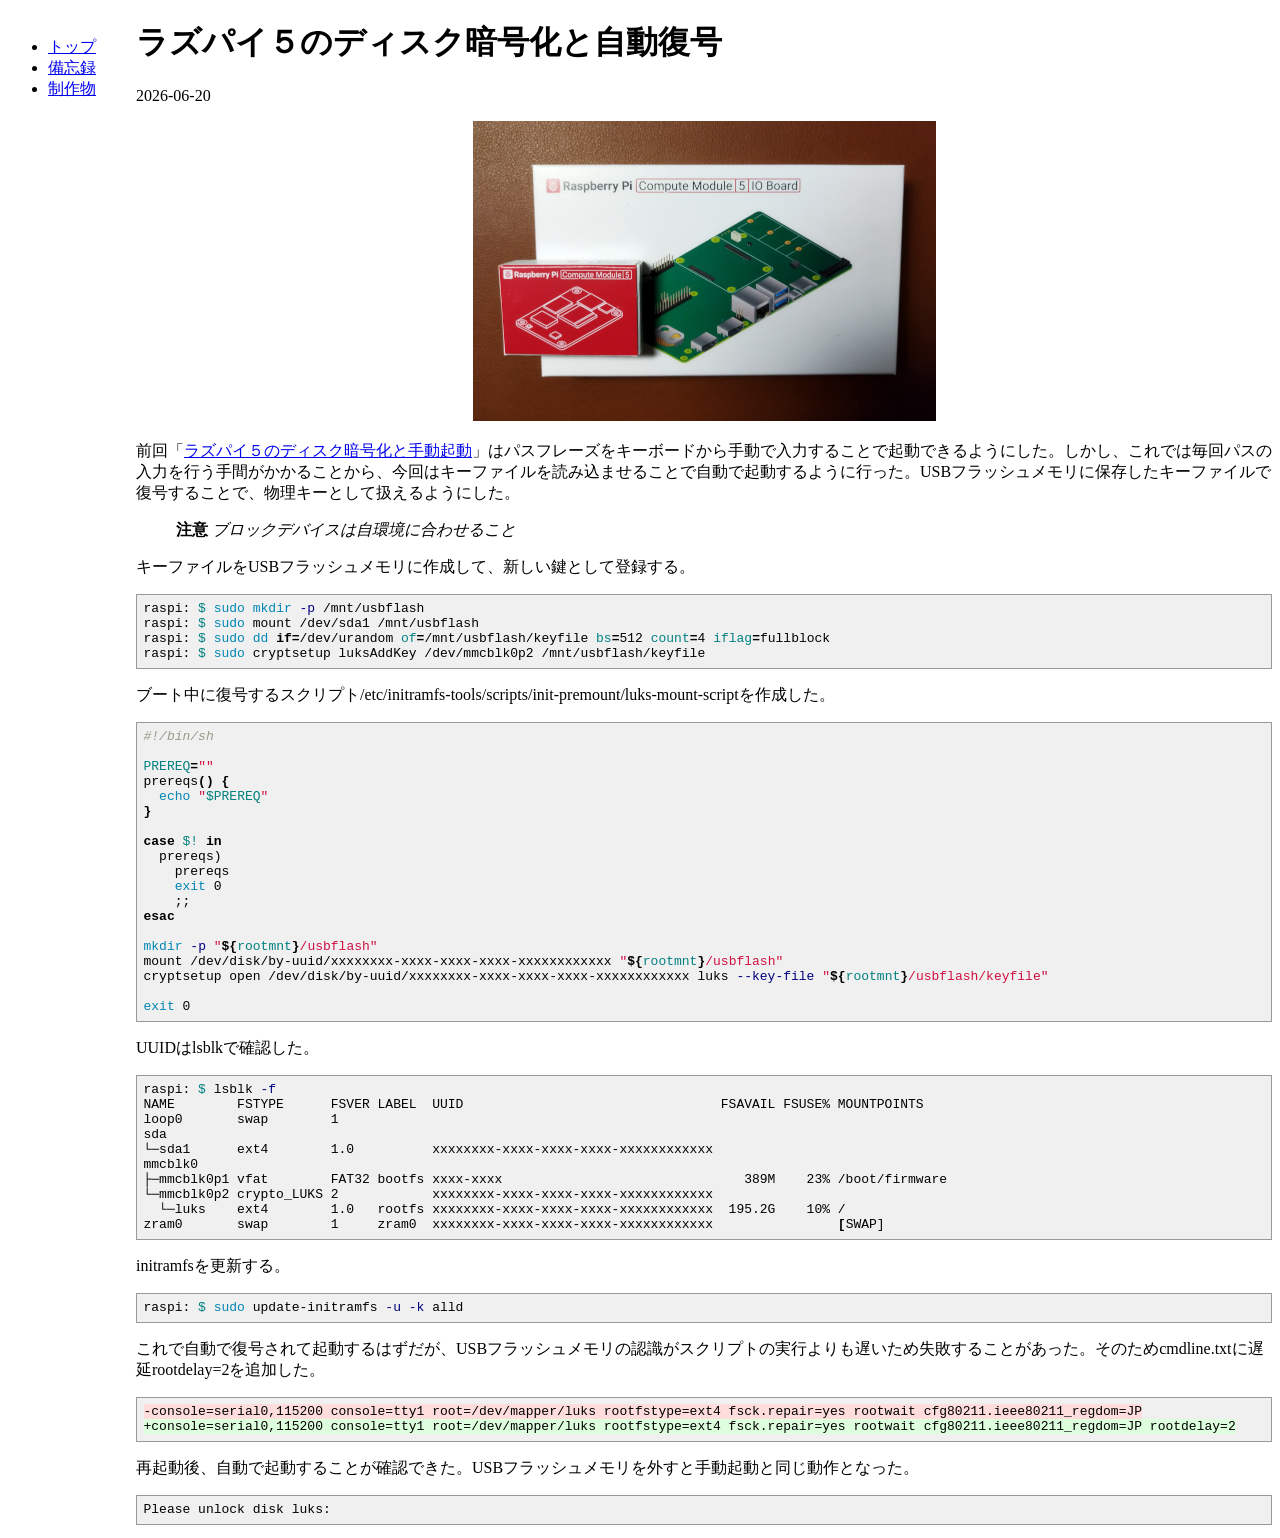
<file: 2026/06/20/raspi5-auto-decryption-on-luks.html>
<!doctype html>
<html>
<head>
<meta charset="utf-8">
<title>ラズパイ５のディスク暗号化と自動復号 - ハルのホームページ</title>
<link rel="stylesheet" href="/assets/css/styles.css">
</head>
<body">
<div style="position: fixed; width: 128px;">
<nav>
<ul>

<li><a href="/">トップ</a>

<li><a href="/blog.html">備忘録</a>

<li><a href="/make.html">制作物</a>

</ul>
</nav>
</div>
<div style="padding-left: 128px;">
<h1>ラズパイ５のディスク暗号化と自動復号</h1>
<p>
  2026-06-20
  
  
</p>

<p align="center"><img src="/assets/images/box-of-raspi-cm5-and-io-board.jpg" alt="CM5とIOボード" /></p>

<p>前回「<a href="/2026/06/16/raspi5-manual-decryption-on-luks.html">ラズパイ５のディスク暗号化と手動起動</a>」はパスフレーズをキーボードから手動で入力することで起動できるようにした。しかし、これでは毎回パスの入力を行う手間がかかることから、今回はキーファイルを読み込ませることで自動で起動するように行った。USBフラッシュメモリに保存したキーファイルで復号することで、物理キーとして扱えるようにした。</p>

<blockquote>
  <p><strong>注意</strong> <em>ブロックデバイスは自環境に合わせること</em></p>
</blockquote>

<p>キーファイルをUSBフラッシュメモリに作成して、新しい鍵として登録する。</p>
<div class="language-bash highlighter-rouge"><div class="highlight"><pre class="highlight"><code>raspi: <span class="nv">$ </span><span class="nb">sudo mkdir</span> <span class="nt">-p</span> /mnt/usbflash
raspi: <span class="nv">$ </span><span class="nb">sudo </span>mount /dev/sda1 /mnt/usbflash
raspi: <span class="nv">$ </span><span class="nb">sudo dd </span><span class="k">if</span><span class="o">=</span>/dev/urandom <span class="nv">of</span><span class="o">=</span>/mnt/usbflash/keyfile <span class="nv">bs</span><span class="o">=</span>512 <span class="nv">count</span><span class="o">=</span>4 <span class="nv">iflag</span><span class="o">=</span>fullblock
raspi: <span class="nv">$ </span><span class="nb">sudo </span>cryptsetup luksAddKey /dev/mmcblk0p2 /mnt/usbflash/keyfile
</code></pre></div></div>
<p>ブート中に復号するスクリプト/etc/initramfs-tools/scripts/init-premount/luks-mount-scriptを作成した。</p>
<div class="language-bash highlighter-rouge"><div class="highlight"><pre class="highlight"><code><span class="c">#!/bin/sh</span>

<span class="nv">PREREQ</span><span class="o">=</span><span class="s2">""</span>
prereqs<span class="o">()</span> <span class="o">{</span>
  <span class="nb">echo</span> <span class="s2">"</span><span class="nv">$PREREQ</span><span class="s2">"</span>
<span class="o">}</span>

<span class="k">case</span> <span class="nv">$!</span> <span class="k">in
  </span>prereqs<span class="p">)</span>
    prereqs
    <span class="nb">exit </span>0
    <span class="p">;;</span>
<span class="k">esac</span>

<span class="nb">mkdir</span> <span class="nt">-p</span> <span class="s2">"</span><span class="k">${</span><span class="nv">rootmnt</span><span class="k">}</span><span class="s2">/usbflash"</span>
mount /dev/disk/by-uuid/xxxxxxxx-xxxx-xxxx-xxxx-xxxxxxxxxxxx <span class="s2">"</span><span class="k">${</span><span class="nv">rootmnt</span><span class="k">}</span><span class="s2">/usbflash"</span>
cryptsetup open /dev/disk/by-uuid/xxxxxxxx-xxxx-xxxx-xxxx-xxxxxxxxxxxx luks <span class="nt">--key-file</span> <span class="s2">"</span><span class="k">${</span><span class="nv">rootmnt</span><span class="k">}</span><span class="s2">/usbflash/keyfile"</span>

<span class="nb">exit </span>0
</code></pre></div></div>
<p>UUIDはlsblkで確認した。</p>
<div class="language-bash highlighter-rouge"><div class="highlight"><pre class="highlight"><code>raspi: <span class="nv">$ </span>lsblk <span class="nt">-f</span>
NAME        FSTYPE      FSVER LABEL  UUID                                 FSAVAIL FSUSE% MOUNTPOINTS
loop0       swap        1                                                                
sda                                                                                      
└─sda1      ext4        1.0          xxxxxxxx-xxxx-xxxx-xxxx-xxxxxxxxxxxx                
mmcblk0                                                                                  
├─mmcblk0p1 vfat        FAT32 bootfs xxxx-xxxx                               389M    23% /boot/firmware
└─mmcblk0p2 crypto_LUKS 2            xxxxxxxx-xxxx-xxxx-xxxx-xxxxxxxxxxxx                
  └─luks    ext4        1.0   rootfs xxxxxxxx-xxxx-xxxx-xxxx-xxxxxxxxxxxx  195.2G    10% /
zram0       swap        1     zram0  xxxxxxxx-xxxx-xxxx-xxxx-xxxxxxxxxxxx                <span class="o">[</span>SWAP]
</code></pre></div></div>
<p>initramfsを更新する。</p>
<div class="language-bash highlighter-rouge"><div class="highlight"><pre class="highlight"><code>raspi: <span class="nv">$ </span><span class="nb">sudo </span>update-initramfs <span class="nt">-u</span> <span class="nt">-k</span> alld
</code></pre></div></div>
<p>これで自動で復号されて起動するはずだが、USBフラッシュメモリの認識がスクリプトの実行よりも遅いため失敗することがあった。そのためcmdline.txtに遅延rootdelay=2を追加した。</p>
<div class="language-diff highlighter-rouge"><div class="highlight"><pre class="highlight"><code><span class="gd">-console=serial0,115200 console=tty1 root=/dev/mapper/luks rootfstype=ext4 fsck.repair=yes rootwait cfg80211.ieee80211_regdom=JP
</span><span class="gi">+console=serial0,115200 console=tty1 root=/dev/mapper/luks rootfstype=ext4 fsck.repair=yes rootwait cfg80211.ieee80211_regdom=JP rootdelay=2
</span></code></pre></div></div>
<p>再起動後、自動で起動することが確認できた。USBフラッシュメモリを外すと手動起動と同じ動作となった。</p>
<div class="language-shell highlighter-rouge"><div class="highlight"><pre class="highlight"><code>Please unlock disk luks:
</code></pre></div></div>

</div>
</body>
</html>
</file>
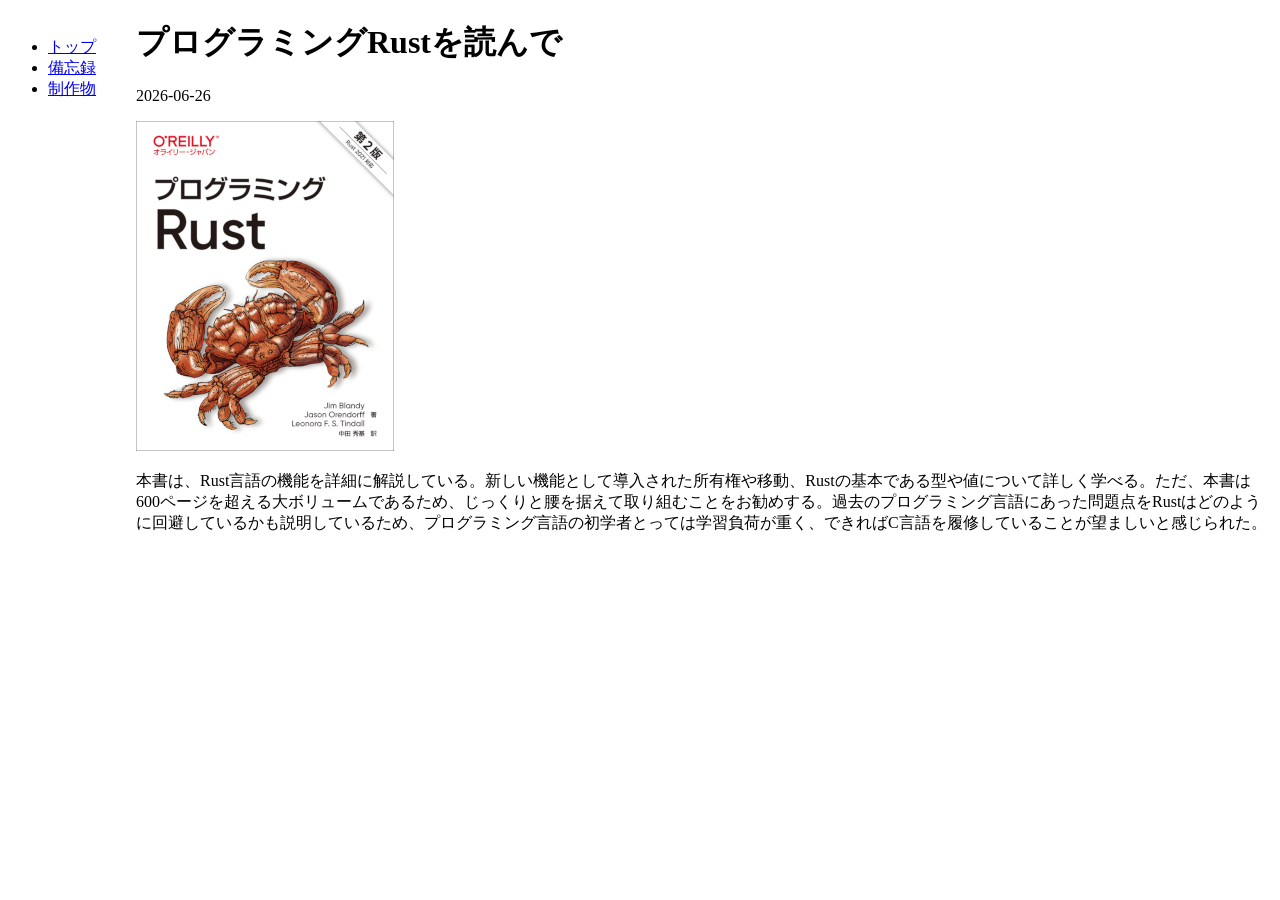
<file: 2026/06/26/learn-programming-rust.html>
<!doctype html>
<html>
<head>
<meta charset="utf-8">
<title>プログラミングRustを読んで - ハルのホームページ</title>
<link rel="stylesheet" href="/assets/css/styles.css">
</head>
<body">
<div style="position: fixed; width: 128px;">
<nav>
<ul>

<li><a href="/">トップ</a>

<li><a href="/blog.html">備忘録</a>

<li><a href="/make.html">制作物</a>

</ul>
</nav>
</div>
<div style="padding-left: 128px;">
<h1>プログラミングRustを読んで</h1>
<p>
  2026-06-26
  
  
</p>

<p><a href="https://www.oreilly.co.jp/books/9784873119786/"><img src="/assets/images/programming-rust.jpg" alt="programming-rust" /></a></p>

<p>本書は、Rust言語の機能を詳細に解説している。新しい機能として導入された所有権や移動、Rustの基本である型や値について詳しく学べる。ただ、本書は600ページを超える大ボリュームであるため、じっくりと腰を据えて取り組むことをお勧めする。過去のプログラミング言語にあった問題点をRustはどのように回避しているかも説明しているため、プログラミング言語の初学者とっては学習負荷が重く、できればC言語を履修していることが望ましいと感じられた。</p>

</div>
</body>
</html>
</file>
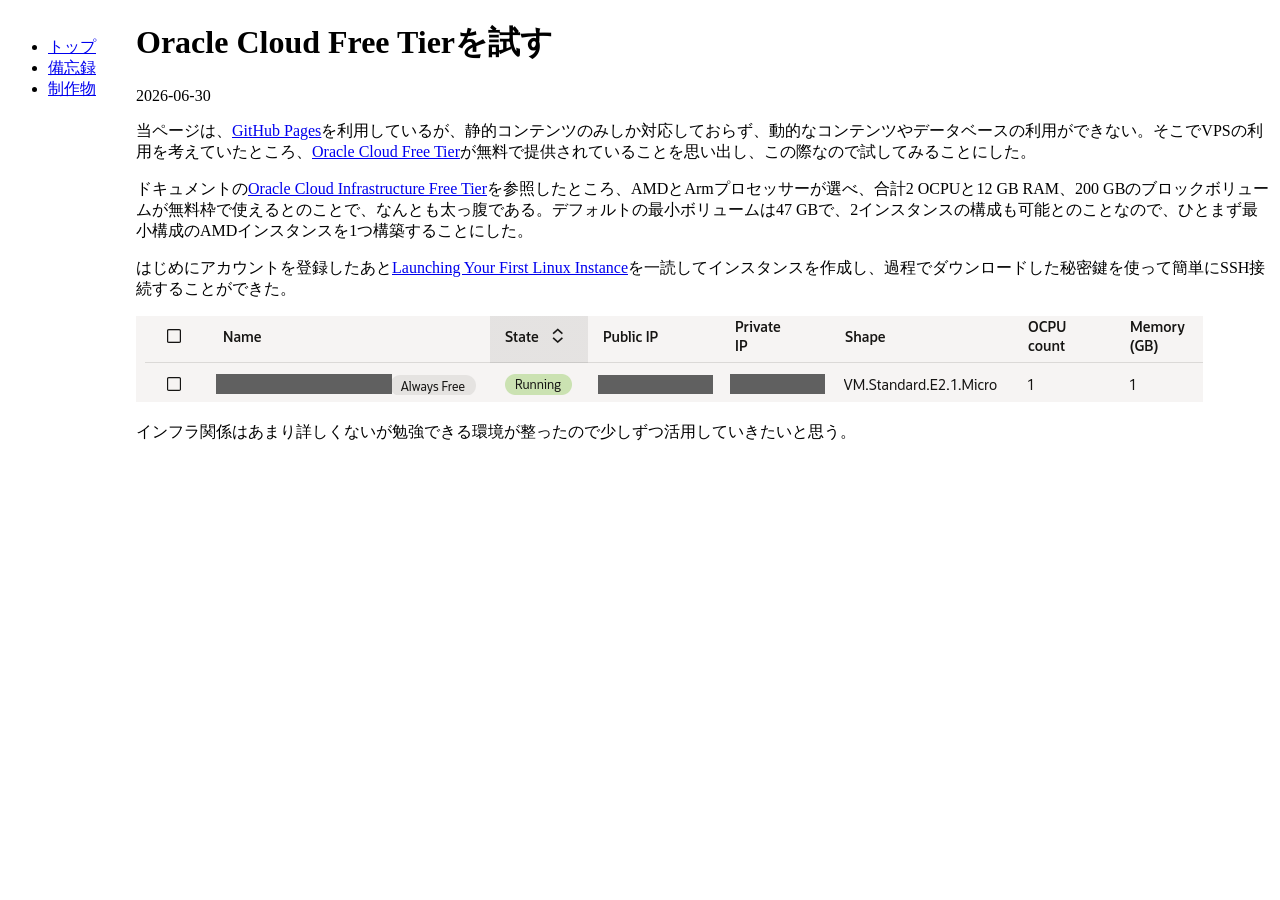
<file: 2026/06/30/oracle-cloud-free-tier.html>
<!doctype html>
<html>
<head>
<meta charset="utf-8">
<title>Oracle Cloud Free Tierを試す - ハルのホームページ</title>
<link rel="stylesheet" href="/assets/css/styles.css">
</head>
<body">
<div style="position: fixed; width: 128px;">
<nav>
<ul>

<li><a href="/">トップ</a>

<li><a href="/blog.html">備忘録</a>

<li><a href="/make.html">制作物</a>

</ul>
</nav>
</div>
<div style="padding-left: 128px;">
<h1>Oracle Cloud Free Tierを試す</h1>
<p>
  2026-06-30
  
  
</p>

<p>当ページは、<a href="https://docs.github.com/ja/pages">GitHub Pages</a>を利用しているが、静的コンテンツのみしか対応しておらず、動的なコンテンツやデータベースの利用ができない。そこでVPSの利用を考えていたところ、<a href="https://www.oracle.com/jp/cloud/free/">Oracle Cloud Free Tier</a>が無料で提供されていることを思い出し、この際なので試してみることにした。</p>

<p>ドキュメントの<a href="https://docs.oracle.com/en-us/iaas/Content/FreeTier/freetier.htm">Oracle Cloud Infrastructure Free Tier</a>を参照したところ、AMDとArmプロセッサーが選べ、合計2 OCPUと12 GB RAM、200 GBのブロックボリュームが無料枠で使えるとのことで、なんとも太っ腹である。デフォルトの最小ボリュームは47 GBで、2インスタンスの構成も可能とのことなので、ひとまず最小構成のAMDインスタンスを1つ構築することにした。</p>

<p>はじめにアカウントを登録したあと<a href="https://docs.oracle.com/en-us/iaas/Content/Compute/tutorials/first-linux-instance/overview.htm">Launching Your First Linux Instance</a>を一読してインスタンスを作成し、過程でダウンロードした秘密鍵を使って簡単にSSH接続することができた。</p>

<p><img src="/assets/images/oracle-cloud-instance.png" alt="Running" /></p>

<p>インフラ関係はあまり詳しくないが勉強できる環境が整ったので少しずつ活用していきたいと思う。</p>

</div>
</body>
</html>
</file>
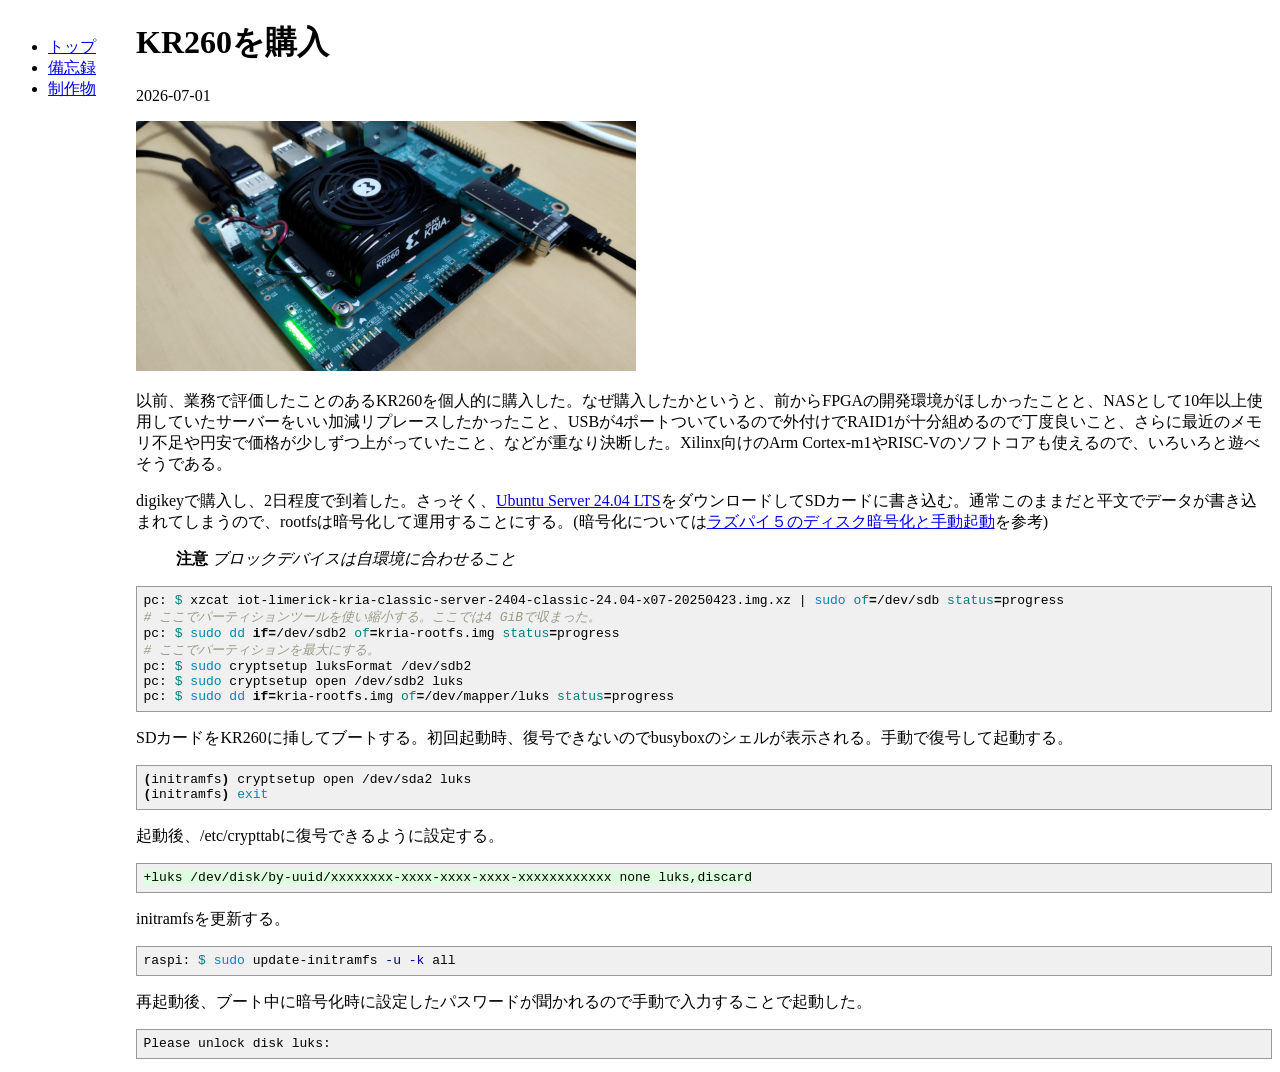
<file: 2026/07/01/bought-kr260.html>
<!doctype html>
<html>
<head>
<meta charset="utf-8">
<title>KR260を購入 - ハルのホームページ</title>
<link rel="stylesheet" href="/assets/css/styles.css">
</head>
<body">
<div style="position: fixed; width: 128px;">
<nav>
<ul>

<li><a href="/">トップ</a>

<li><a href="/blog.html">備忘録</a>

<li><a href="/make.html">制作物</a>

</ul>
</nav>
</div>
<div style="padding-left: 128px;">
<h1>KR260を購入</h1>
<p>
  2026-07-01
  
  
</p>

<p><img src="/assets/images/kr260.jpg" alt="KR260" /></p>

<p>以前、業務で評価したことのあるKR260を個人的に購入した。なぜ購入したかというと、前からFPGAの開発環境がほしかったことと、NASとして10年以上使用していたサーバーをいい加減リプレースしたかったこと、USBが4ポートついているので外付けでRAID1が十分組めるので丁度良いこと、さらに最近のメモリ不足や円安で価格が少しずつ上がっていたこと、などが重なり決断した。Xilinx向けのArm Cortex-m1やRISC-Vのソフトコアも使えるので、いろいろと遊べそうである。</p>

<p>digikeyで購入し、2日程度で到着した。さっそく、<a href="https://ubuntu.com/download/amd#kria-k26">Ubuntu Server 24.04 LTS</a>をダウンロードしてSDカードに書き込む。通常このままだと平文でデータが書き込まれてしまうので、rootfsは暗号化して運用することにする。(暗号化については<a href="/2026/06/16/raspi5-manual-decryption-on-luks.html">ラズパイ５のディスク暗号化と手動起動</a>を参考)</p>

<blockquote>
  <p><strong>注意</strong> <em>ブロックデバイスは自環境に合わせること</em></p>
</blockquote>

<div class="language-bash highlighter-rouge"><div class="highlight"><pre class="highlight"><code>pc: <span class="nv">$ </span>xzcat iot-limerick-kria-classic-server-2404-classic-24.04-x07-20250423.img.xz | <span class="nb">sudo </span><span class="nv">of</span><span class="o">=</span>/dev/sdb <span class="nv">status</span><span class="o">=</span>progress
<span class="c"># ここでパーティションツールを使い縮小する。ここでは4 GiBで収まった。</span>
pc: <span class="nv">$ </span><span class="nb">sudo dd </span><span class="k">if</span><span class="o">=</span>/dev/sdb2 <span class="nv">of</span><span class="o">=</span>kria-rootfs.img <span class="nv">status</span><span class="o">=</span>progress
<span class="c"># ここでパーティションを最大にする。</span>
pc: <span class="nv">$ </span><span class="nb">sudo </span>cryptsetup luksFormat /dev/sdb2
pc: <span class="nv">$ </span><span class="nb">sudo </span>cryptsetup open /dev/sdb2 luks
pc: <span class="nv">$ </span><span class="nb">sudo dd </span><span class="k">if</span><span class="o">=</span>kria-rootfs.img <span class="nv">of</span><span class="o">=</span>/dev/mapper/luks <span class="nv">status</span><span class="o">=</span>progress
</code></pre></div></div>
<p>SDカードをKR260に挿してブートする。初回起動時、復号できないのでbusyboxのシェルが表示される。手動で復号して起動する。</p>
<div class="language-bash highlighter-rouge"><div class="highlight"><pre class="highlight"><code><span class="o">(</span>initramfs<span class="o">)</span> cryptsetup open /dev/sda2 luks
<span class="o">(</span>initramfs<span class="o">)</span> <span class="nb">exit</span>
</code></pre></div></div>
<p>起動後、/etc/crypttabに復号できるように設定する。</p>
<div class="language-diff highlighter-rouge"><div class="highlight"><pre class="highlight"><code><span class="gi">+luks /dev/disk/by-uuid/xxxxxxxx-xxxx-xxxx-xxxx-xxxxxxxxxxxx none luks,discard
</span></code></pre></div></div>
<p>initramfsを更新する。</p>
<div class="language-bash highlighter-rouge"><div class="highlight"><pre class="highlight"><code>raspi: <span class="nv">$ </span><span class="nb">sudo </span>update-initramfs <span class="nt">-u</span> <span class="nt">-k</span> all
</code></pre></div></div>
<p>再起動後、ブート中に暗号化時に設定したパスワードが聞かれるので手動で入力することで起動した。</p>
<div class="language-shell highlighter-rouge"><div class="highlight"><pre class="highlight"><code>Please unlock disk luks:
</code></pre></div></div>

</div>
</body>
</html>
</file>
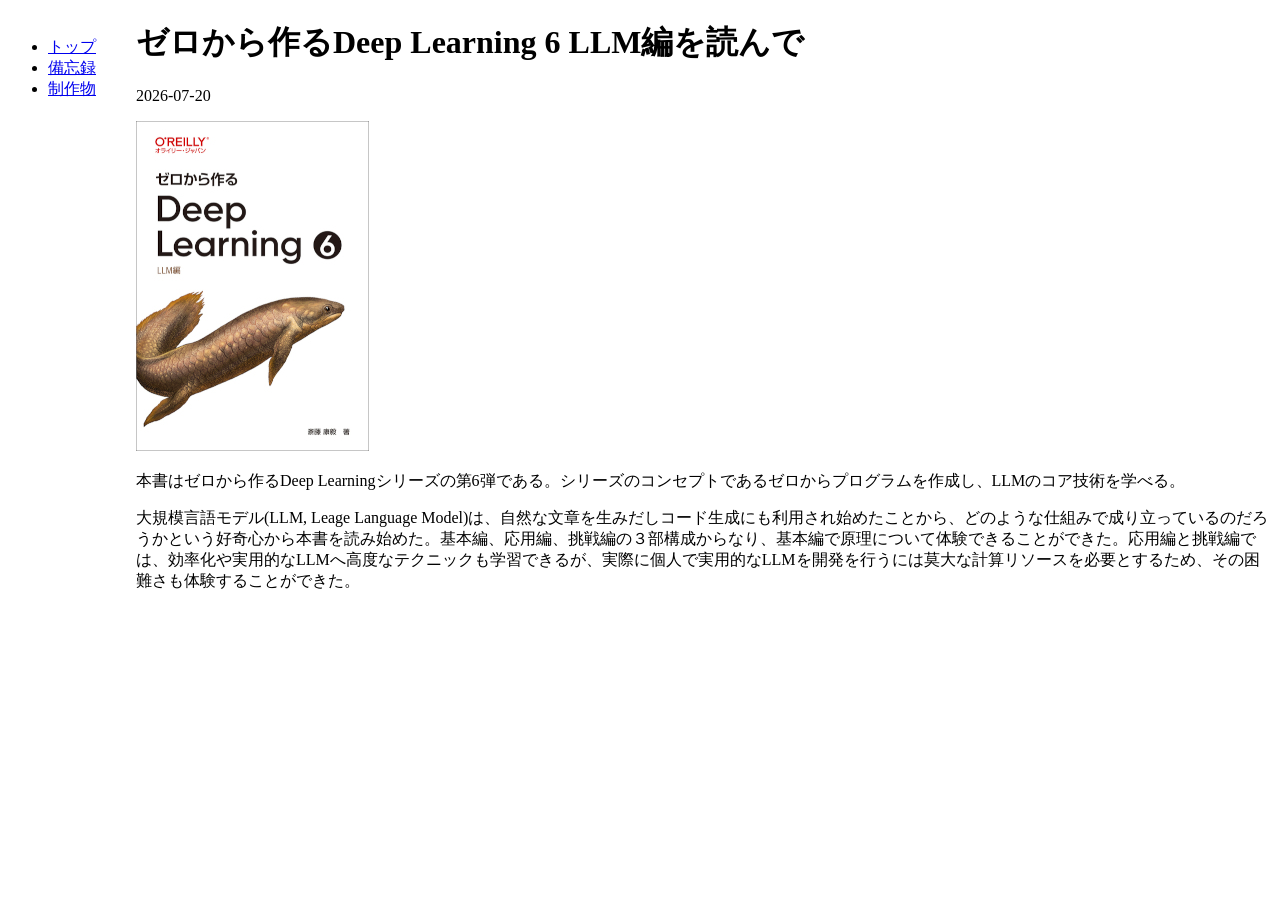
<file: 2026/07/20/learn-deeplearning6-llm.html>
<!doctype html>
<html>
<head>
<meta charset="utf-8">
<title>ゼロから作るDeep Learning 6 LLM編を読んで - ハルのホームページ</title>
<link rel="stylesheet" href="/assets/css/styles.css">
</head>
<body">
<div style="position: fixed; width: 128px;">
<nav>
<ul>

<li><a href="/">トップ</a>

<li><a href="/blog.html">備忘録</a>

<li><a href="/make.html">制作物</a>

</ul>
</nav>
</div>
<div style="padding-left: 128px;">
<h1>ゼロから作るDeep Learning 6 LLM編を読んで</h1>
<p>
  2026-07-20
  
  
</p>

<p><a href="https://www.oreilly.co.jp/books/9784814401611/"><img src="/assets/images/deeplearning6-llm.jpg" alt="deeplearning6-llm" /></a></p>

<p>本書はゼロから作るDeep Learningシリーズの第6弾である。シリーズのコンセプトであるゼロからプログラムを作成し、LLMのコア技術を学べる。</p>

<p>大規模言語モデル(LLM, Leage Language Model)は、自然な文章を生みだしコード生成にも利用され始めたことから、どのような仕組みで成り立っているのだろうかという好奇心から本書を読み始めた。基本編、応用編、挑戦編の３部構成からなり、基本編で原理について体験できることができた。応用編と挑戦編では、効率化や実用的なLLMへ高度なテクニックも学習できるが、実際に個人で実用的なLLMを開発を行うには莫大な計算リソースを必要とするため、その困難さも体験することができた。</p>

</div>
</body>
</html>
</file>
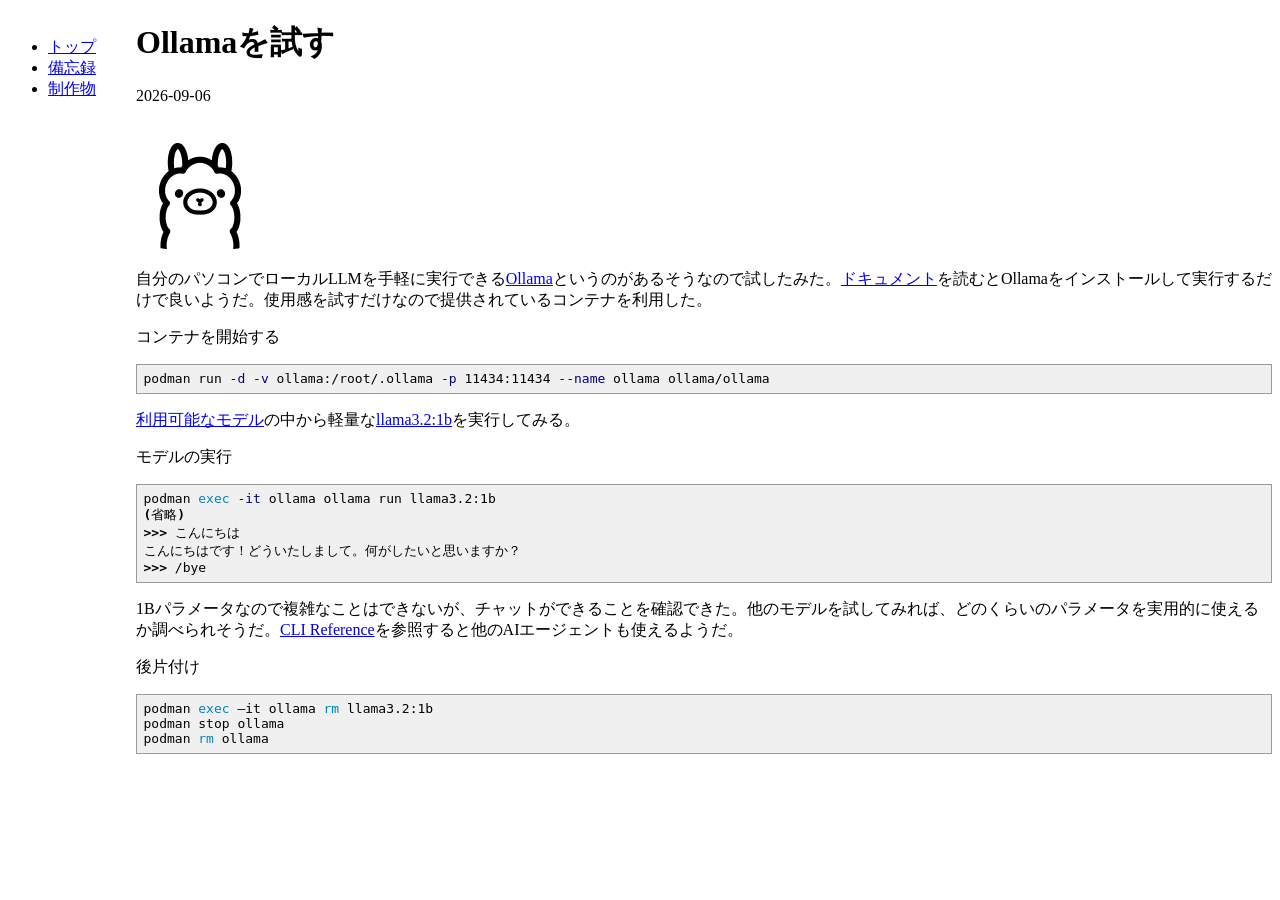
<file: 2026/09/06/ollama.html>
<!doctype html>
<html>
<head>
<meta charset="utf-8">
<title>Ollamaを試す - ハルのホームページ</title>
<link rel="stylesheet" href="/assets/css/styles.css">
</head>
<body">
<div style="position: fixed; width: 128px;">
<nav>
<ul>

<li><a href="/">トップ</a>

<li><a href="/blog.html">備忘録</a>

<li><a href="/make.html">制作物</a>

</ul>
</nav>
</div>
<div style="padding-left: 128px;">
<h1>Ollamaを試す</h1>
<p>
  2026-09-06
  
  
</p>

<p><img src="/assets/images/ollama-logo.png" alt="ollama-logo" /></p>

<p>自分のパソコンでローカルLLMを手軽に実行できる<a href="https://ollama.com/">Ollama</a>というのがあるそうなので試したみた。<a href="https://docs.ollama.com/">ドキュメント</a>を読むとOllamaをインストールして実行するだけで良いようだ。使用感を試すだけなので提供されているコンテナを利用した。</p>

<p>コンテナを開始する</p>
<div class="language-sh highlighter-rouge"><div class="highlight"><pre class="highlight"><code>podman run <span class="nt">-d</span> <span class="nt">-v</span> ollama:/root/.ollama <span class="nt">-p</span> 11434:11434 <span class="nt">--name</span> ollama ollama/ollama
</code></pre></div></div>
<p><a href="https://ollama.com/search">利用可能なモデル</a>の中から軽量な<a href="https://ollama.com/library/llama3.2:1b">llama3.2:1b</a>を実行してみる。</p>

<p>モデルの実行</p>
<div class="language-sh highlighter-rouge"><div class="highlight"><pre class="highlight"><code>podman <span class="nb">exec</span> <span class="nt">-it</span> ollama ollama run llama3.2:1b
<span class="o">(</span>省略<span class="o">)</span> 
<span class="o">&gt;&gt;&gt;</span> こんにちは
こんにちはです！どういたしまして。何がしたいと思いますか？
<span class="o">&gt;&gt;&gt;</span> /bye
</code></pre></div></div>
<p>1Bパラメータなので複雑なことはできないが、チャットができることを確認できた。他のモデルを試してみれば、どのくらいのパラメータを実用的に使えるか調べられそうだ。<a href="https://docs.ollama.com/cli">CLI Reference</a>を参照すると他のAIエージェントも使えるようだ。</p>

<p>後片付け</p>
<div class="language-sh highlighter-rouge"><div class="highlight"><pre class="highlight"><code>podman <span class="nb">exec</span> –it ollama <span class="nb">rm </span>llama3.2:1b
podman stop ollama
podman <span class="nb">rm </span>ollama
</code></pre></div></div>

</div>
</body>
</html>
</file>
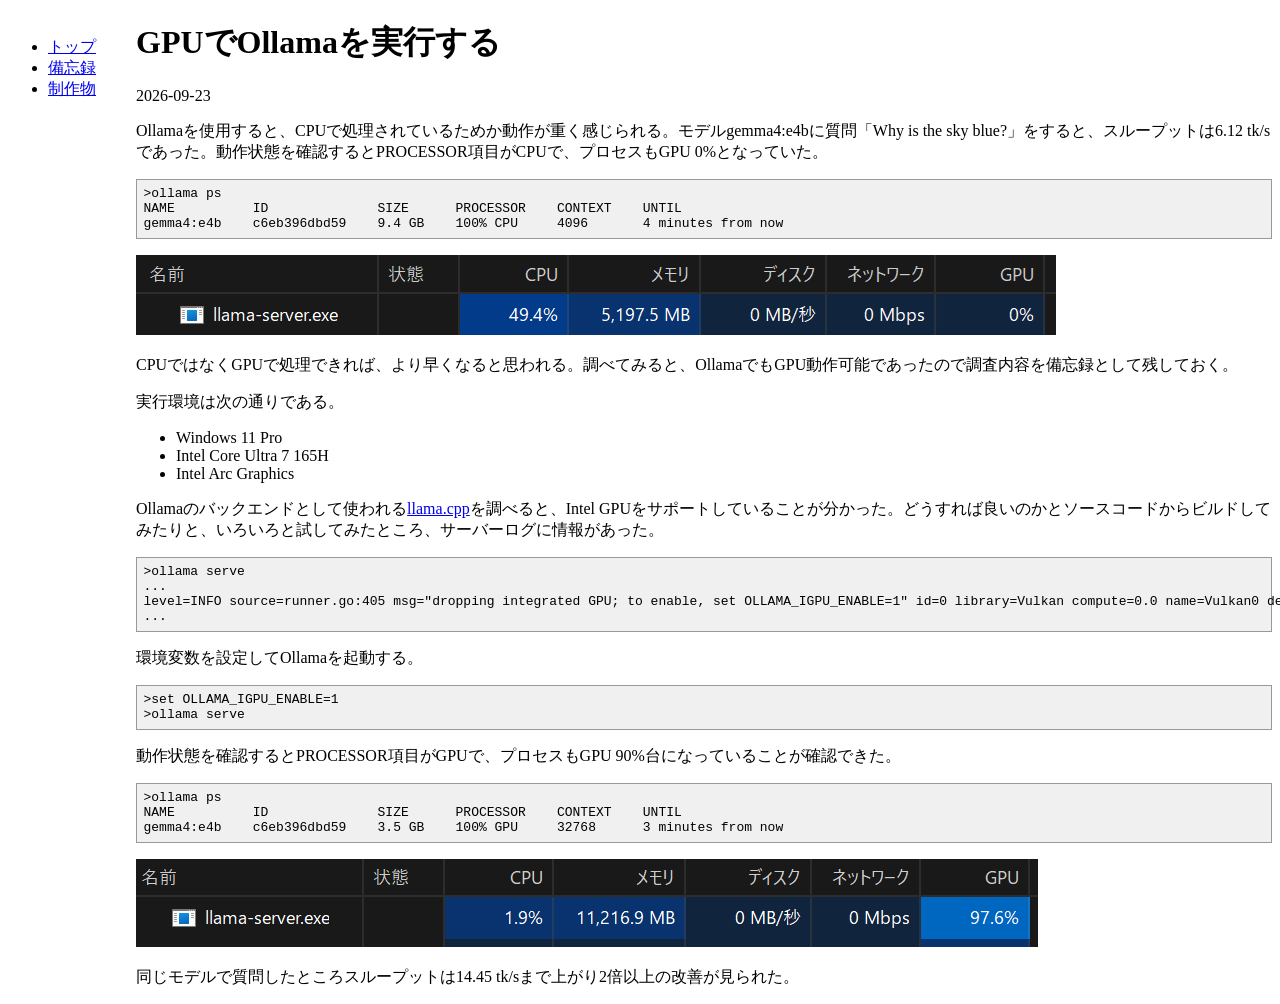
<file: 2026/09/23/run-ollama-on-gpu.html>
<!doctype html>
<html>
<head>
<meta charset="utf-8">
<title>GPUでOllamaを実行する - ハルのホームページ</title>
<link rel="stylesheet" href="/assets/css/styles.css">
</head>
<body">
<div style="position: fixed; width: 128px;">
<nav>
<ul>

<li><a href="/">トップ</a>

<li><a href="/blog.html">備忘録</a>

<li><a href="/make.html">制作物</a>

</ul>
</nav>
</div>
<div style="padding-left: 128px;">
<h1>GPUでOllamaを実行する</h1>
<p>
  2026-09-23
  
  
</p>

<p>Ollamaを使用すると、CPUで処理されているためか動作が重く感じられる。モデルgemma4:e4bに質問「Why is the sky blue?」をすると、スループットは6.12 tk/sであった。動作状態を確認するとPROCESSOR項目がCPUで、プロセスもGPU 0%となっていた。</p>
<div class="language-plaintext highlighter-rouge"><div class="highlight"><pre class="highlight"><code>&gt;ollama ps
NAME          ID              SIZE      PROCESSOR    CONTEXT    UNTIL
gemma4:e4b    c6eb396dbd59    9.4 GB    100% CPU     4096       4 minutes from now
</code></pre></div></div>
<p><img src="/assets/images/llama-on-cpu.png" alt="llama-on-cpu" /></p>

<p>CPUではなくGPUで処理できれば、より早くなると思われる。調べてみると、OllamaでもGPU動作可能であったので調査内容を備忘録として残しておく。</p>

<p>実行環境は次の通りである。</p>
<ul>
  <li>Windows 11 Pro</li>
  <li>Intel Core Ultra 7 165H</li>
  <li>Intel Arc Graphics</li>
</ul>

<p>Ollamaのバックエンドとして使われる<a href="https://llama.app/">llama.cpp</a>を調べると、Intel GPUをサポートしていることが分かった。どうすれば良いのかとソースコードからビルドしてみたりと、いろいろと試してみたところ、サーバーログに情報があった。</p>
<div class="language-plaintext highlighter-rouge"><div class="highlight"><pre class="highlight"><code>&gt;ollama serve
...
level=INFO source=runner.go:405 msg="dropping integrated GPU; to enable, set OLLAMA_IGPU_ENABLE=1" id=0 library=Vulkan compute=0.0 name=Vulkan0 description="Intel(R) Arc(TM) Graphics" pci_id=""
...
</code></pre></div></div>

<p>環境変数を設定してOllamaを起動する。</p>
<div class="language-plaintext highlighter-rouge"><div class="highlight"><pre class="highlight"><code>&gt;set OLLAMA_IGPU_ENABLE=1
&gt;ollama serve
</code></pre></div></div>

<p>動作状態を確認するとPROCESSOR項目がGPUで、プロセスもGPU 90%台になっていることが確認できた。</p>
<div class="language-plaintext highlighter-rouge"><div class="highlight"><pre class="highlight"><code>&gt;ollama ps
NAME          ID              SIZE      PROCESSOR    CONTEXT    UNTIL
gemma4:e4b    c6eb396dbd59    3.5 GB    100% GPU     32768      3 minutes from now
</code></pre></div></div>
<p><img src="/assets/images/llama-on-gpu.png" alt="llama-on-gpu" /></p>

<p>同じモデルで質問したところスループットは14.45 tk/sまで上がり2倍以上の改善が見られた。</p>

</div>
</body>
</html>
</file>
<file: assets/css/styles.css>
@import "highlight.css"
</file>
